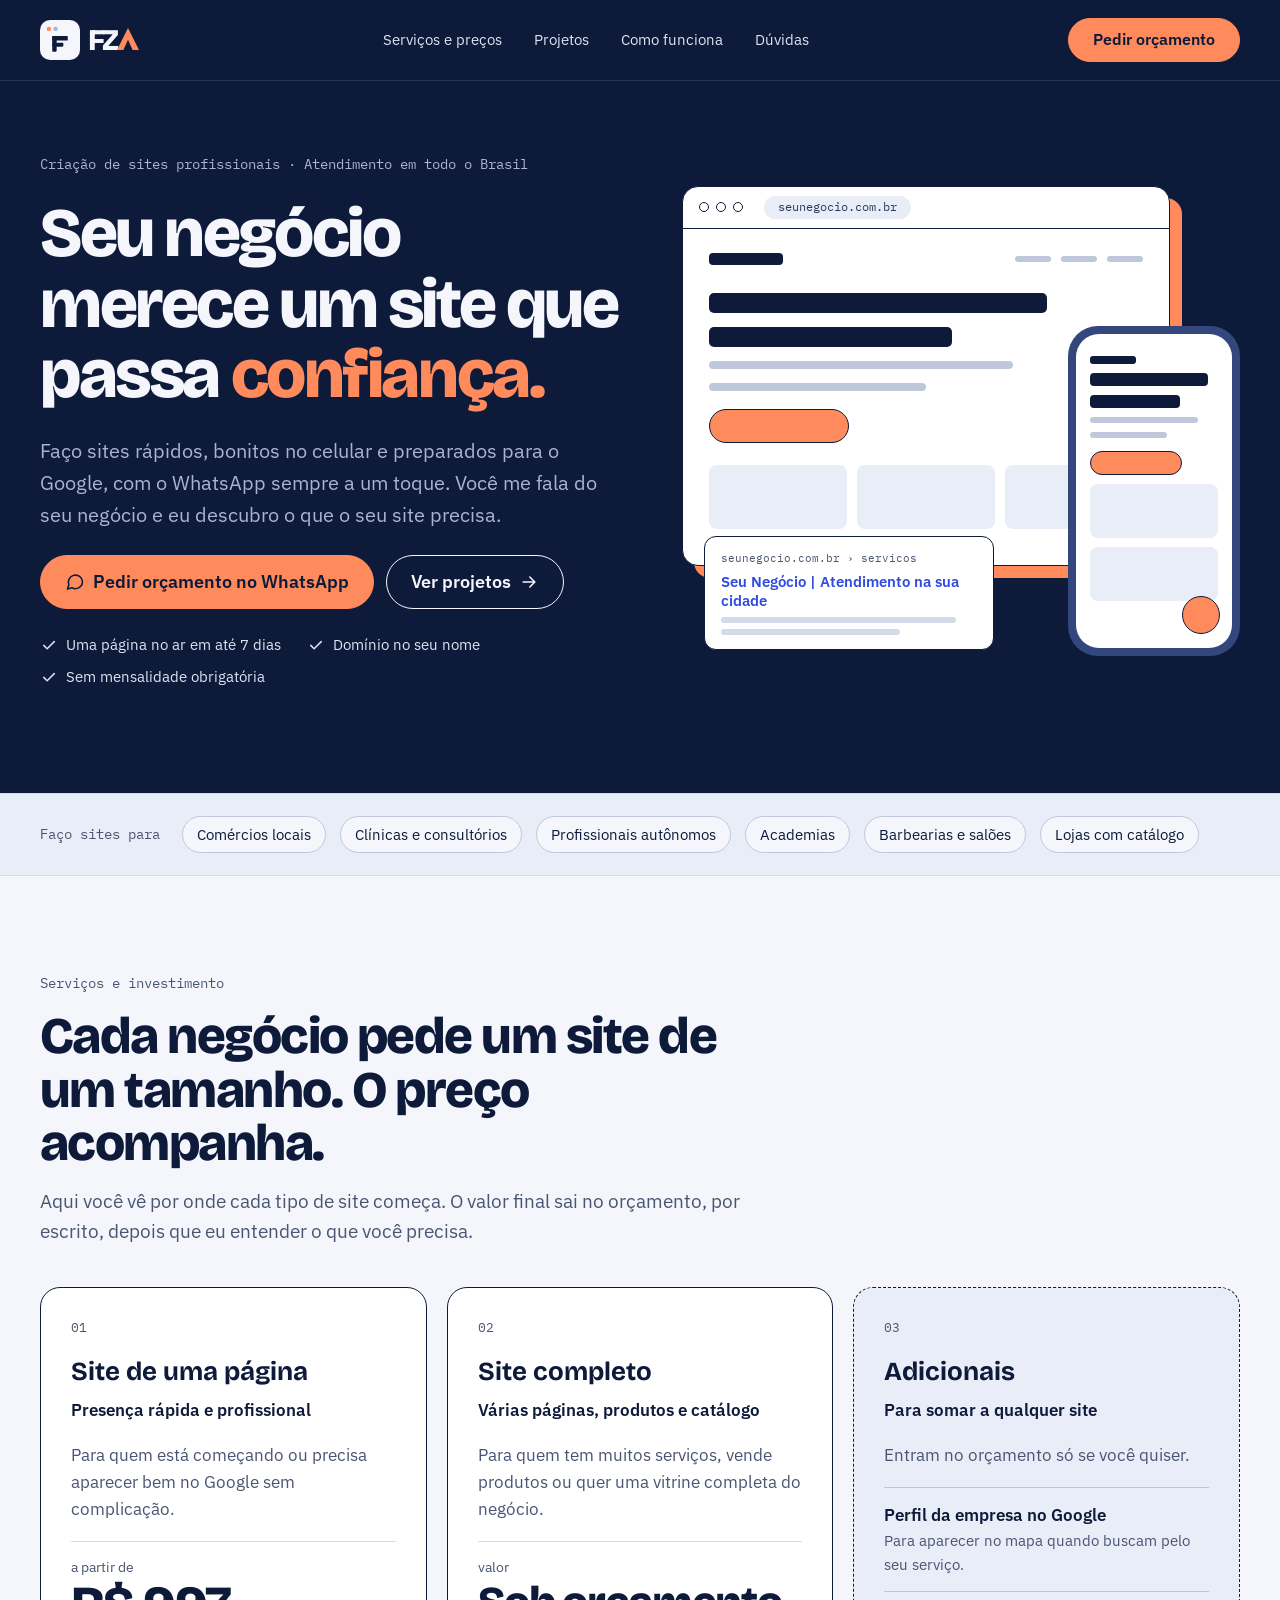
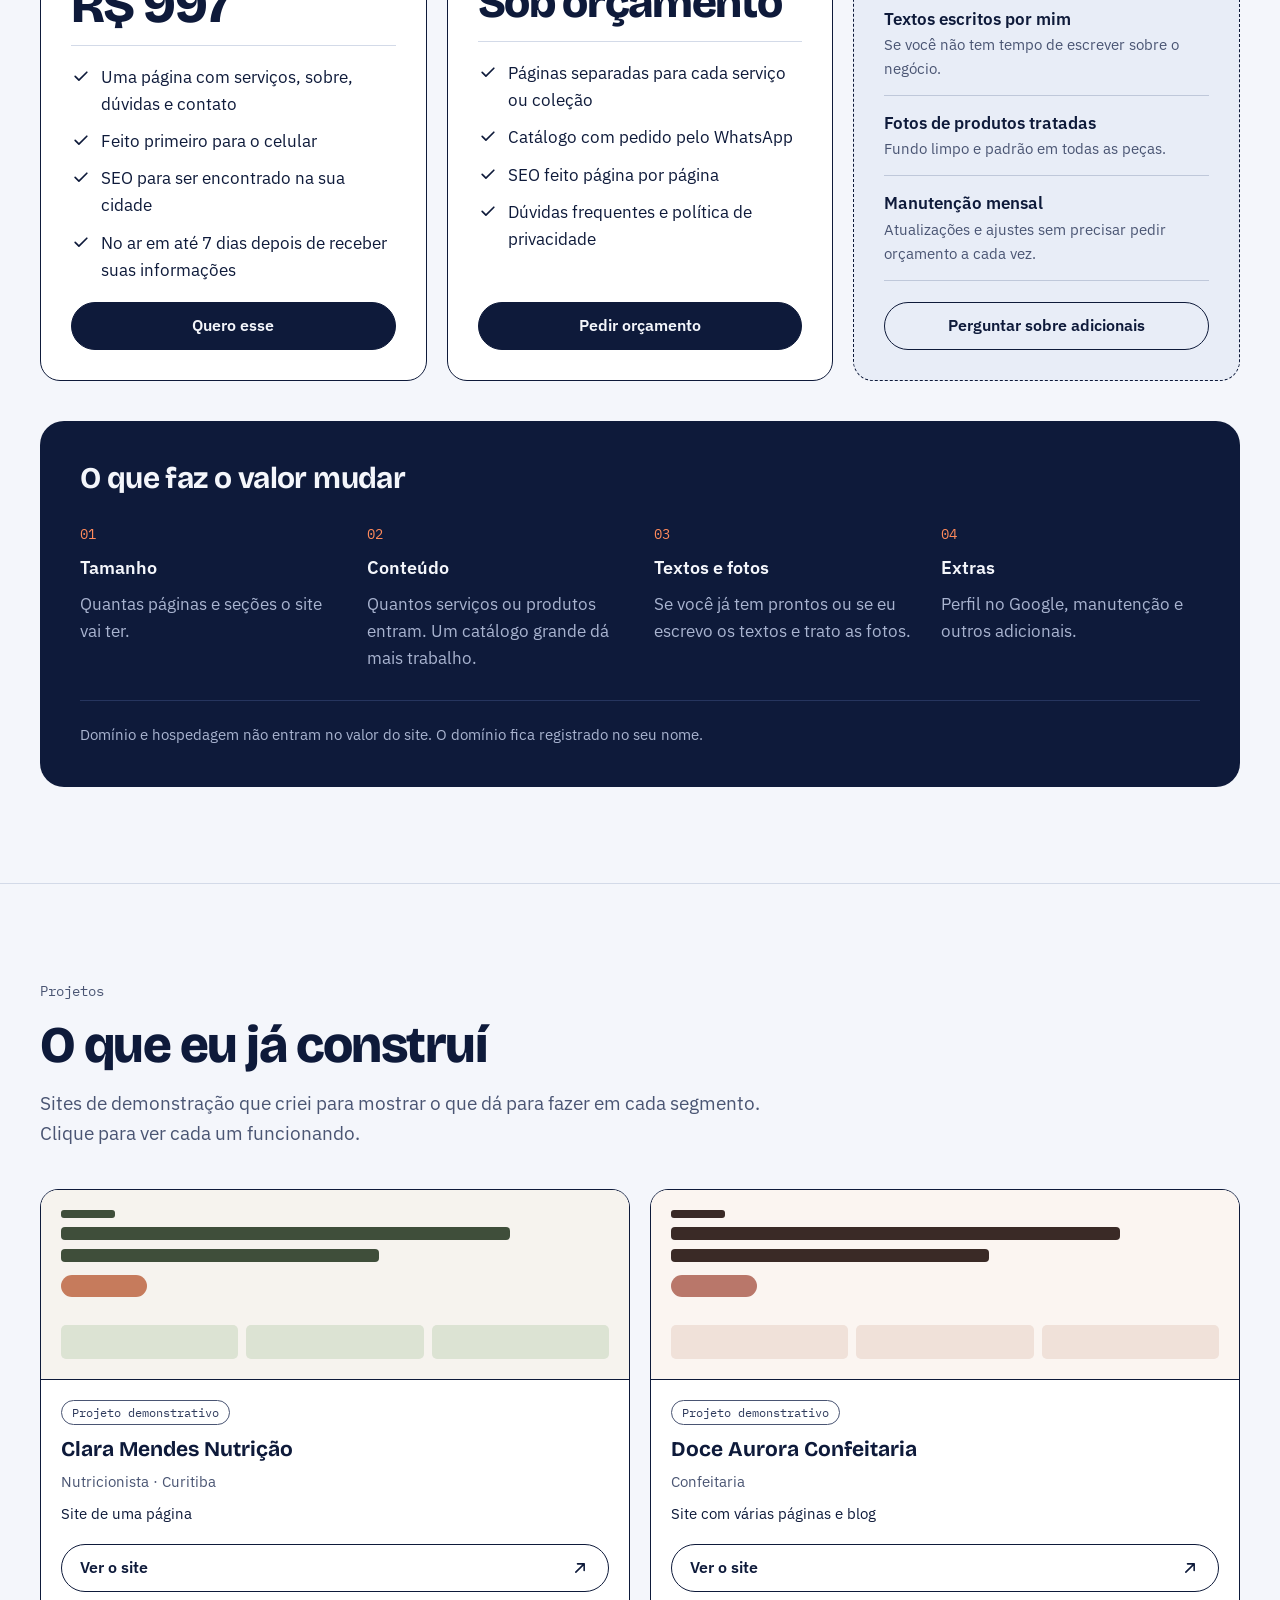
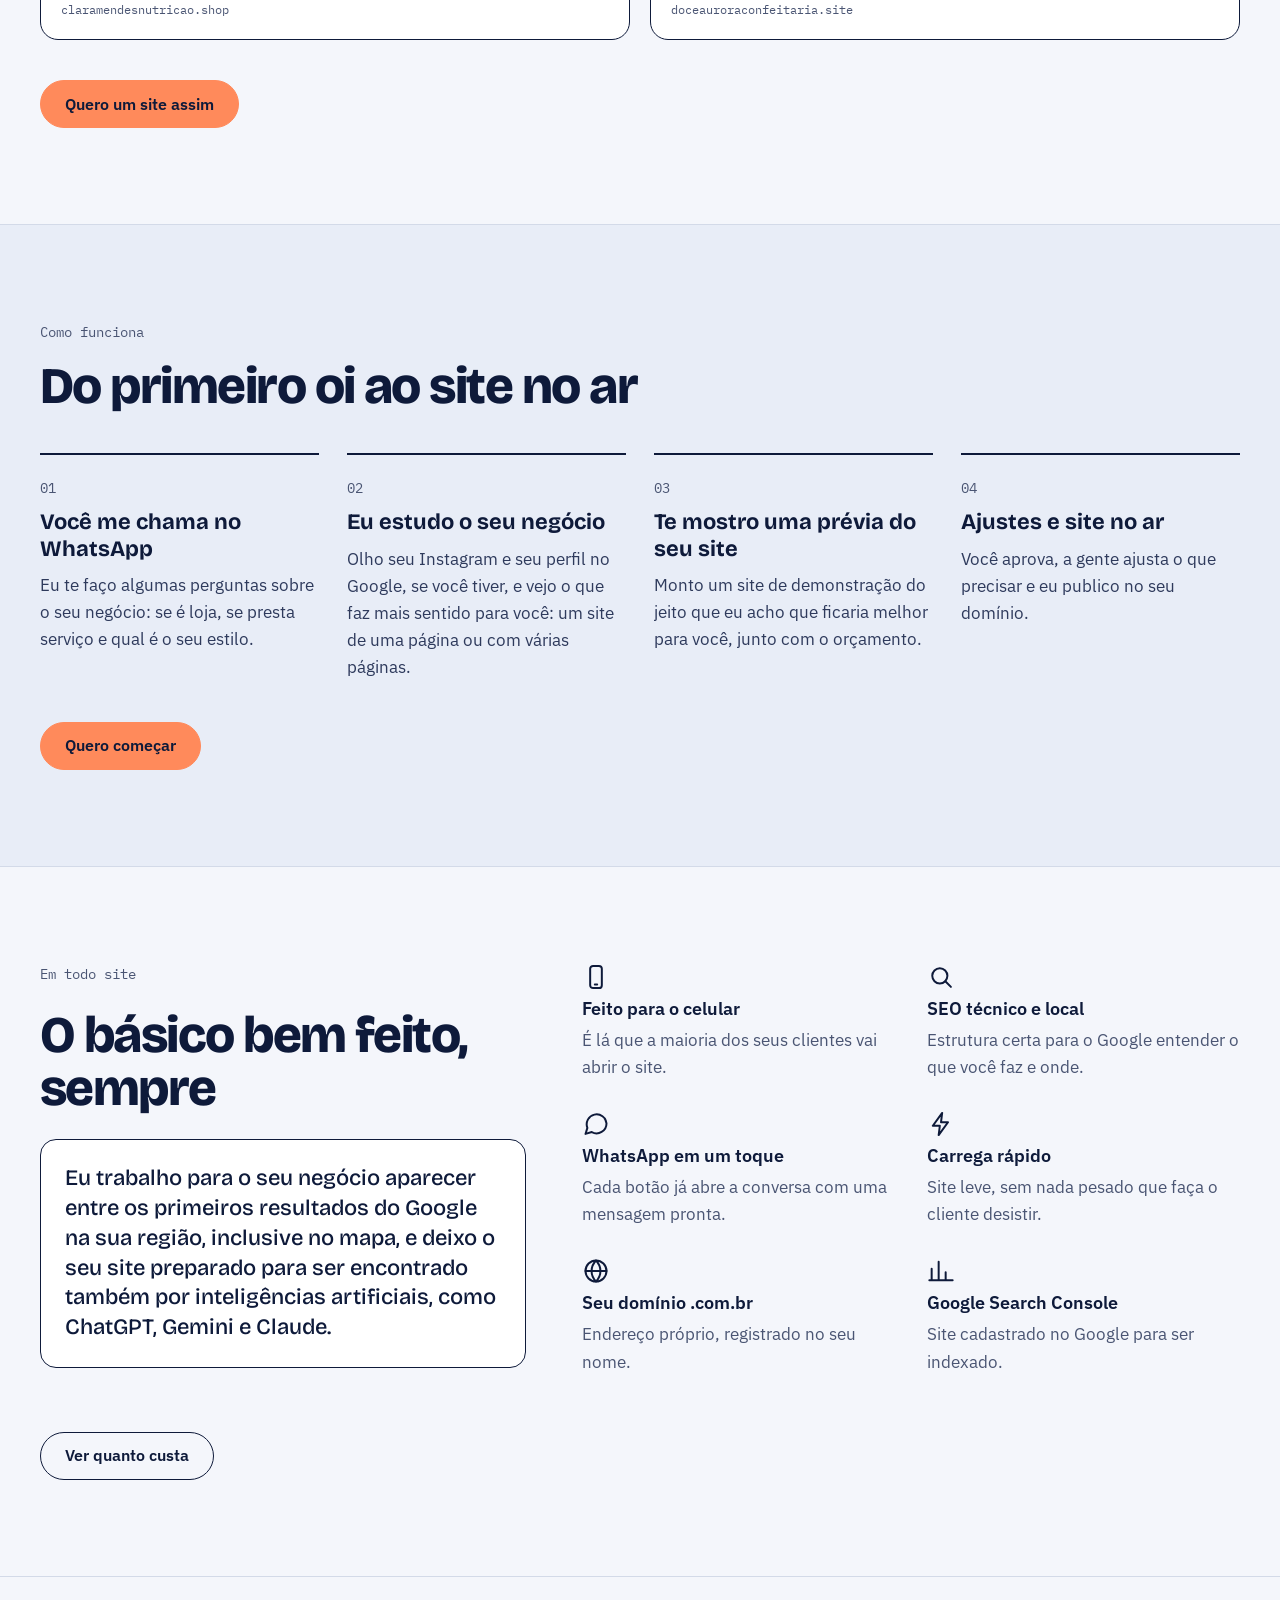
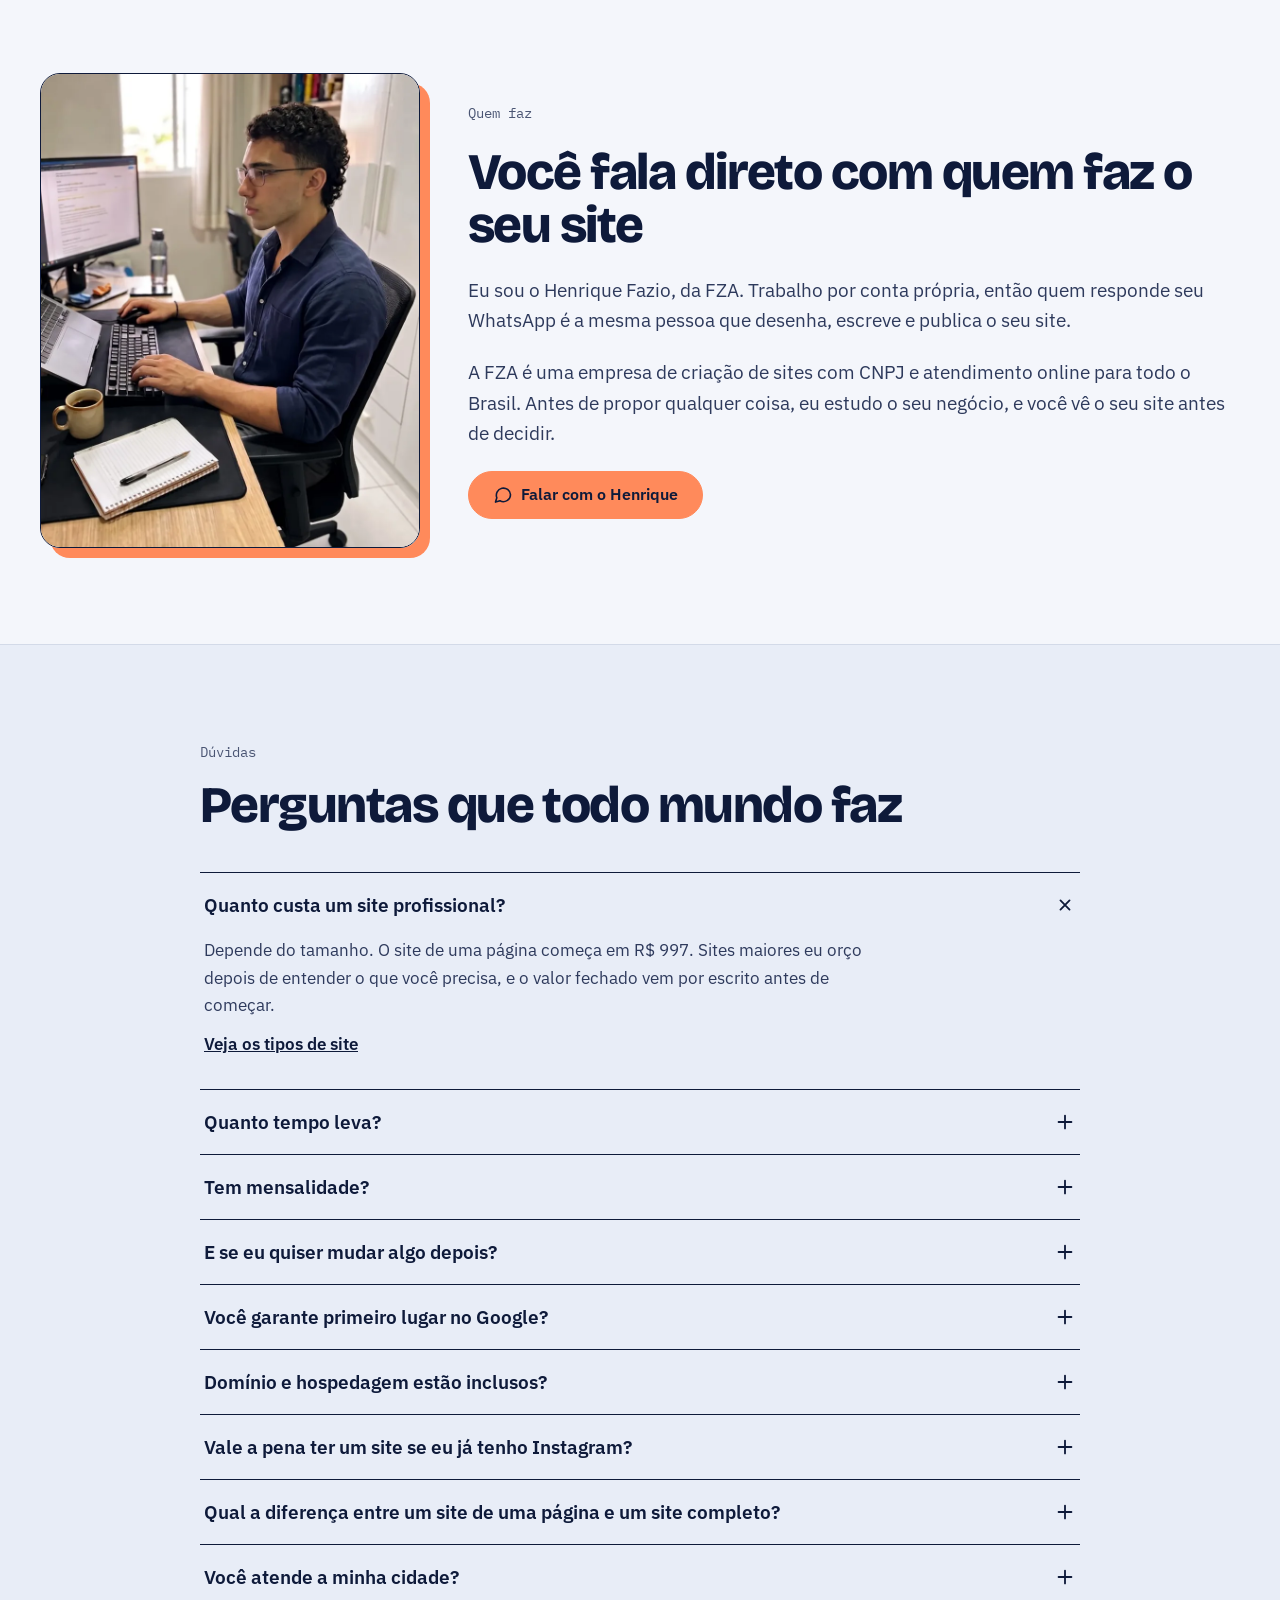
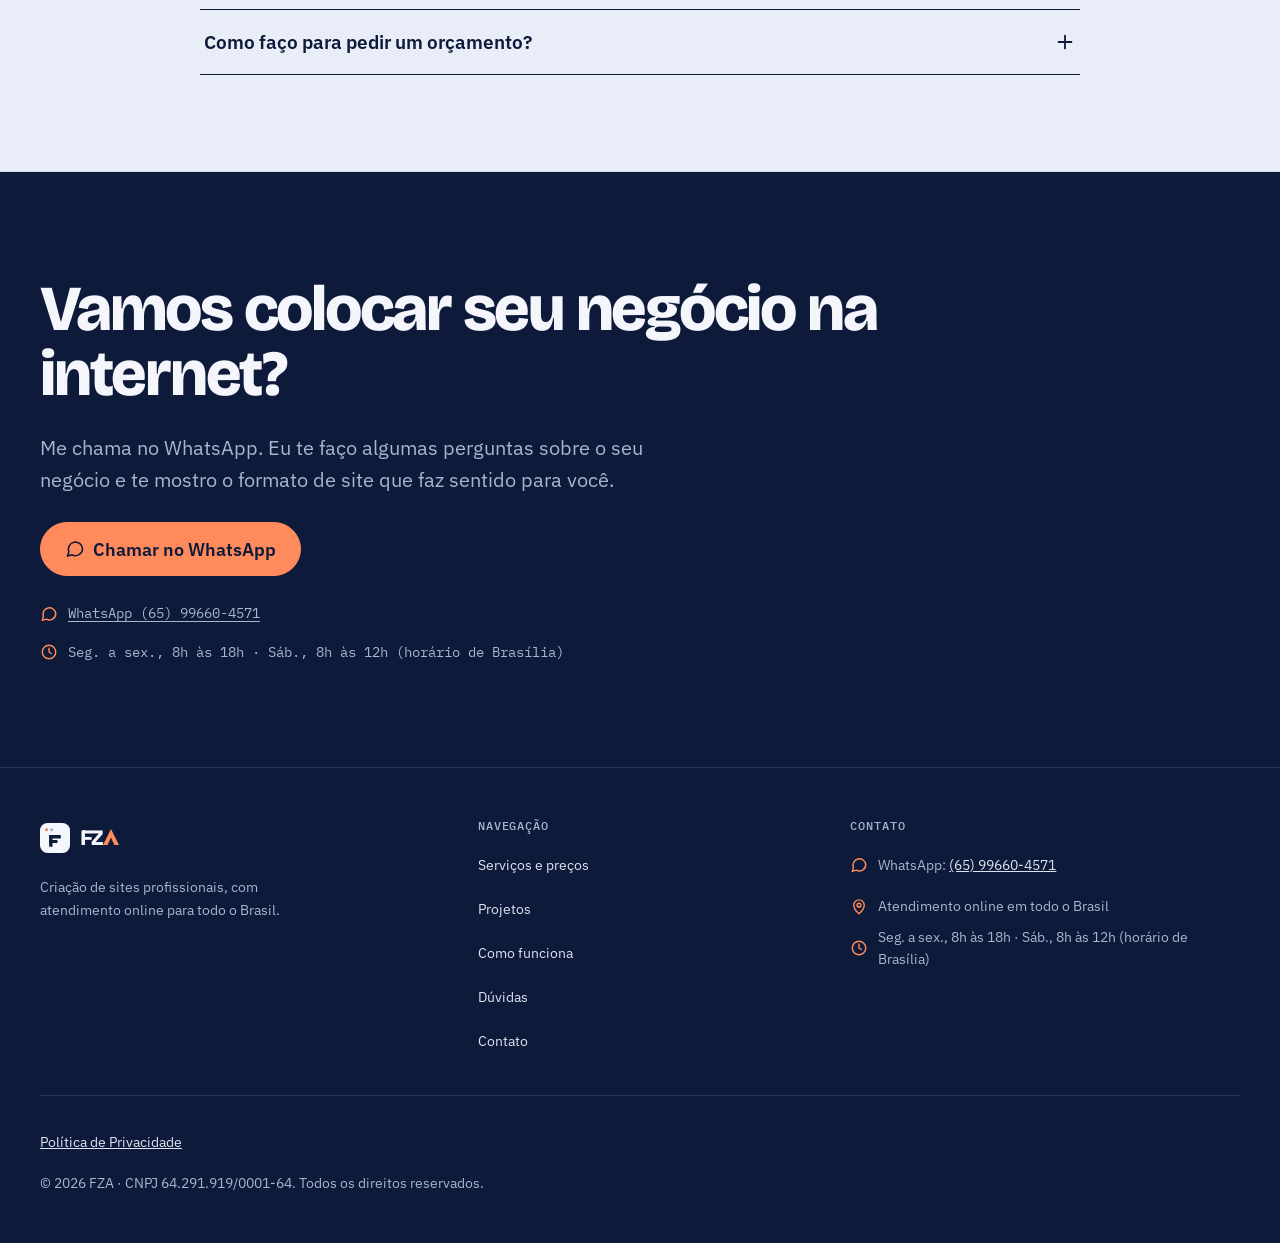
<file: index.html>
<!doctype html>
<html lang="pt-BR">
<head>
<meta charset="utf-8">
<meta name="viewport" content="width=device-width, initial-scale=1">
<title>Criação de Sites Profissionais | FZA</title>
<meta name="description" content="Criação de sites profissionais para empresas de todo o Brasil. Site de uma página a partir de R$ 997, no ar em até 7 dias. Peça seu orçamento no WhatsApp.">
<link rel="canonical" href="https://fzasites.com.br/">
<meta name="theme-color" content="#0E1A3A">
<link rel="icon" href="/assets/img/favicon.svg" type="image/svg+xml">
<link rel="icon" href="/assets/img/favicon.png" type="image/png" sizes="48x48">
<link rel="apple-touch-icon" href="/assets/img/apple-touch-icon.png">

<meta property="og:type" content="website">
<meta property="og:title" content="Criação de Sites Profissionais | FZA">
<meta property="og:description" content="Criação de sites profissionais para empresas de todo o Brasil. Site de uma página a partir de R$ 997, no ar em até 7 dias. Peça seu orçamento no WhatsApp.">
<meta property="og:url" content="https://fzasites.com.br/">
<meta property="og:locale" content="pt_BR">
<meta property="og:site_name" content="FZA">
<meta property="og:image" content="https://fzasites.com.br/assets/img/og-image.jpg">
<meta property="og:image:width" content="1200">
<meta property="og:image:height" content="630">
<meta property="og:image:alt" content="FZA — presença que vira cliente">
<meta name="twitter:card" content="summary_large_image">

<link rel="preload" href="/assets/fonts/bricolage-grotesque-latin.woff2" as="font" type="font/woff2" crossorigin>
<link rel="stylesheet" href="/assets/css/style.css?v=2026103001">
<script src="/assets/js/main.js?v=2026103001" defer></script>

<script type="application/ld+json">
{
  "@context": "https://schema.org",
  "@graph": [
    {
      "@type": "ProfessionalService",
      "@id": "https://fzasites.com.br/#empresa",
      "name": "FZA",
      "url": "https://fzasites.com.br/",
      "logo": "https://fzasites.com.br/assets/img/logo.png",
      "image": "https://fzasites.com.br/assets/img/og-image.jpg",
      "telephone": "+55 65 99660-4571",
      "priceRange": "A partir de R$ 997",
      "areaServed": { "@type": "Country", "name": "Brasil" },
      "founder": { "@type": "Person", "name": "Henrique Fazio" },
      "taxID": "64.291.919/0001-64",
      "description": "Criação de sites profissionais para empresas de todo o Brasil. Site de uma página a partir de R$ 997, no ar em até 7 dias. Peça seu orçamento no WhatsApp.",
      "openingHoursSpecification": [
        { "@type": "OpeningHoursSpecification", "dayOfWeek": ["Monday", "Tuesday", "Wednesday", "Thursday", "Friday"], "opens": "08:00", "closes": "18:00" },
        { "@type": "OpeningHoursSpecification", "dayOfWeek": "Saturday", "opens": "08:00", "closes": "12:00" }
      ]
    },
    {
      "@type": "FAQPage",
      "@id": "https://fzasites.com.br/#duvidas",
      "mainEntity": [
        { "@type": "Question", "name": "Quanto custa um site profissional?", "acceptedAnswer": { "@type": "Answer", "text": "Depende do tamanho. O site de uma página começa em R$ 997. Sites maiores eu orço depois de entender o que você precisa, e o valor fechado vem por escrito antes de começar." } },
        { "@type": "Question", "name": "Quanto tempo leva?", "acceptedAnswer": { "@type": "Answer", "text": "O site de uma página fica pronto em até 7 dias depois que recebo suas informações. Sites maiores têm o prazo combinado no orçamento." } },
        { "@type": "Question", "name": "Tem mensalidade?", "acceptedAnswer": { "@type": "Answer", "text": "Não é obrigatória. Se quiser, tenho um plano de manutenção mensal para atualizações e ajustes." } },
        { "@type": "Question", "name": "E se eu quiser mudar algo depois?", "acceptedAnswer": { "@type": "Answer", "text": "Alterações depois da entrega são cobradas à parte, ou já entram no plano de manutenção, se você tiver." } },
        { "@type": "Question", "name": "Você garante primeiro lugar no Google?", "acceptedAnswer": { "@type": "Answer", "text": "Não, e desconfie de quem garante. Eu entrego o site com SEO técnico e local bem feito, que é a parte que dá para controlar." } },
        { "@type": "Question", "name": "Domínio e hospedagem estão inclusos?", "acceptedAnswer": { "@type": "Answer", "text": "Não entram no valor do site. O domínio é registrado no seu nome e eu te ajudo em todo o processo." } },
        { "@type": "Question", "name": "Vale a pena ter um site se eu já tenho Instagram?", "acceptedAnswer": { "@type": "Answer", "text": "Vale. O Instagram mostra o seu dia a dia, mas quem pesquisa no Google encontra principalmente sites. Um site profissional também passa mais confiança e fica sob o seu controle, sem depender do alcance da rede social." } },
        { "@type": "Question", "name": "Qual a diferença entre um site de uma página e um site completo?", "acceptedAnswer": { "@type": "Answer", "text": "O site de uma página reúne tudo numa página só: serviços, sobre, dúvidas e contato. O site completo tem páginas separadas para cada serviço ou coleção e pode ter catálogo de produtos. Na análise do seu negócio, eu te digo qual faz mais sentido." } },
        { "@type": "Question", "name": "Você atende a minha cidade?", "acceptedAnswer": { "@type": "Answer", "text": "Sim. O atendimento é todo online, então faço sites para negócios de qualquer cidade do Brasil." } },
        { "@type": "Question", "name": "Como faço para pedir um orçamento?", "acceptedAnswer": { "@type": "Answer", "text": "Clique em qualquer botão de WhatsApp desta página. Eu te faço algumas perguntas sobre o seu negócio e te mando o orçamento junto com a prévia do seu site." } }
      ]
    }
  ]
}
</script>
</head>
<body>

<header class="cabecalho">
  <div class="container cabecalho-inner">
    <a class="logo" href="#inicio" aria-label="FZA, voltar ao início">
      <svg class="logo-simbolo" width="40" height="40" viewBox="0 0 72 72" aria-hidden="true"><rect width="72" height="72" rx="18" fill="#F4F6FB"/><circle cx="16" cy="16" r="4" fill="#FF8A5B"/><circle cx="28" cy="16" r="4" fill="#A9B4D0"/><rect x="22" y="29" width="8" height="28" rx="1.5" fill="#0E1A3A"/><rect x="22" y="29" width="28" height="8" rx="1.5" fill="#0E1A3A"/><rect x="22" y="41" width="20" height="7" rx="1.5" fill="#0E1A3A"/></svg>
      <span class="logo-texto" aria-hidden="true"><span class="logo-fz">FZ</span><svg class="logo-a" width="22" height="22" viewBox="0 0 52 52"><path d="M26 0 L52 52 L37 52 L26 28 L15 52 L0 52 Z" fill="#FF8A5B"/></svg></span>
    </a>

    <nav class="menu-desktop" aria-label="Menu principal">
      <a href="#servicos">Serviços e preços</a>
      <a href="#projetos">Projetos</a>
      <a href="#como-funciona">Como funciona</a>
      <a href="#duvidas">Dúvidas</a>
      <a class="btn btn-primario btn-pequeno" href="https://wa.me/5565996604571?text=Ol%C3%A1%2C%20Henrique!%20Vim%20pelo%20site%20da%20FZA%20e%20quero%20um%20or%C3%A7amento." target="_blank" rel="noopener">Pedir orçamento</a>
    </nav>

    <details class="menu-mobile">
      <summary aria-label="Abrir menu">
        <svg class="icone-abrir" viewBox="0 0 24 24" aria-hidden="true" fill="none" stroke="currentColor" stroke-width="2" stroke-linecap="round"><path d="M4 7h16M4 12h16M4 17h16"/></svg>
        <svg class="icone-fechar" viewBox="0 0 24 24" aria-hidden="true" fill="none" stroke="currentColor" stroke-width="2" stroke-linecap="round"><path d="M6 6l12 12M18 6L6 18"/></svg>
      </summary>
      <nav class="menu-mobile-painel" aria-label="Menu principal (celular)">
        <a href="#servicos">Serviços e preços</a>
        <a href="#projetos">Projetos</a>
        <a href="#como-funciona">Como funciona</a>
        <a href="#duvidas">Dúvidas</a>
        <a class="btn btn-primario" href="https://wa.me/5565996604571?text=Ol%C3%A1%2C%20Henrique!%20Vim%20pelo%20site%20da%20FZA%20e%20quero%20um%20or%C3%A7amento." target="_blank" rel="noopener">Pedir orçamento</a>
      </nav>
    </details>
  </div>
</header>

<main>

  <!-- Topo -->
  <section id="inicio" class="hero">
    <div class="container hero-inner">
      <div class="hero-texto">
        <h1>Criação de sites profissionais · Atendimento em todo o Brasil</h1>
        <p class="hero-destaque">Seu negócio merece um site que passa <span>confiança.</span></p>
        <p class="hero-sub">Faço sites rápidos, bonitos no celular e preparados para o Google, com o WhatsApp sempre a um toque. Você me fala do seu negócio e eu descubro o que o seu site precisa.</p>
        <div class="hero-botoes">
          <a class="btn btn-primario btn-grande" href="https://wa.me/5565996604571?text=Ol%C3%A1%2C%20Henrique!%20Vim%20pelo%20site%20da%20FZA%20e%20quero%20um%20or%C3%A7amento." target="_blank" rel="noopener">
            <svg viewBox="0 0 24 24" aria-hidden="true" fill="none" stroke="currentColor" stroke-width="1.9" stroke-linecap="round" stroke-linejoin="round"><path d="M21 11.5a8.5 8.5 0 0 1-12.6 7.4L3 20.5l1.6-5.2A8.5 8.5 0 1 1 21 11.5z"/></svg>
            Pedir orçamento no WhatsApp
          </a>
          <a class="btn btn-contorno-claro btn-grande" href="#projetos">
            Ver projetos
            <svg viewBox="0 0 24 24" aria-hidden="true" fill="none" stroke="currentColor" stroke-width="1.9" stroke-linecap="round" stroke-linejoin="round"><path d="M5 12h14M13 6l6 6-6 6"/></svg>
          </a>
        </div>
        <ul class="hero-confianca">
          <li><svg viewBox="0 0 24 24" aria-hidden="true" fill="none" stroke="currentColor" stroke-width="2" stroke-linecap="round" stroke-linejoin="round"><path d="M5 12.5l4.5 4.5L19 7.5"/></svg>Uma página no ar em até 7 dias</li>
          <li><svg viewBox="0 0 24 24" aria-hidden="true" fill="none" stroke="currentColor" stroke-width="2" stroke-linecap="round" stroke-linejoin="round"><path d="M5 12.5l4.5 4.5L19 7.5"/></svg>Domínio no seu nome</li>
          <li><svg viewBox="0 0 24 24" aria-hidden="true" fill="none" stroke="currentColor" stroke-width="2" stroke-linecap="round" stroke-linejoin="round"><path d="M5 12.5l4.5 4.5L19 7.5"/></svg>Sem mensalidade obrigatória</li>
        </ul>
      </div>

      <div class="hero-ilustracao" aria-hidden="true">
        <div class="mock-navegador">
          <div class="mock-barra"><span class="mock-bolinha"></span><span class="mock-bolinha"></span><span class="mock-bolinha"></span><span class="mock-url">seunegocio.com.br</span></div>
          <div class="mock-tela">
            <div class="mock-topo"><span class="mock-logo"></span><span class="mock-menu"><span></span><span></span><span></span></span></div>
            <span class="mock-titulo"></span>
            <span class="mock-titulo mock-titulo--curto"></span>
            <span class="mock-texto"></span>
            <span class="mock-texto mock-texto--curto"></span>
            <span class="mock-botao"></span>
            <span class="mock-blocos"><span></span><span></span><span></span></span>
          </div>
        </div>
        <div class="mock-celular">
          <div class="mock-celular-tela">
            <span class="mc-logo"></span>
            <span class="mc-titulo"></span>
            <span class="mc-titulo mc-titulo--curto"></span>
            <span class="mc-texto"></span>
            <span class="mc-texto mc-texto--curto"></span>
            <span class="mc-botao"></span>
            <span class="mc-bloco"></span>
            <span class="mc-bloco"></span>
            <span class="mc-fab"></span>
          </div>
        </div>
        <div class="mock-google">
          <span class="mg-url">seunegocio.com.br › servicos</span>
          <span class="mg-titulo">Seu Negócio | Atendimento na sua cidade</span>
          <span class="mg-linha"></span>
          <span class="mg-linha mg-linha--curta"></span>
        </div>
      </div>
    </div>
  </section>

  <!-- Segmentos -->
  <section id="segmentos" class="segmentos secao-clara" aria-labelledby="segmentos-rotulo">
    <div class="container segmentos-inner">
      <p id="segmentos-rotulo" class="rotulo">Faço sites para</p>
      <ul class="segmentos-lista">
        <li>Comércios locais</li>
        <li>Clínicas e consultórios</li>
        <li>Profissionais autônomos</li>
        <li>Academias</li>
        <li>Barbearias e salões</li>
        <li>Lojas com catálogo</li>
      </ul>
    </div>
  </section>

  <!-- Serviços -->
  <section id="servicos" class="secao secao-clara" aria-labelledby="servicos-titulo">
    <div class="container">
      <div class="secao-cabecalho">
        <p class="rotulo">Serviços e investimento</p>
        <h2 id="servicos-titulo">Cada negócio pede um site de um tamanho. O preço acompanha.</h2>
        <p class="secao-intro">Aqui você vê por onde cada tipo de site começa. O valor final sai no orçamento, por escrito, depois que eu entender o que você precisa.</p>
      </div>

      <p class="servicos-dica">Deslize para ver os 3 tipos →</p>
      <div class="servicos-grid" tabindex="0" role="region" aria-label="Tipos de site e preços">
        <article id="site-de-uma-pagina" class="card-servico">
          <p class="card-numero">01</p>
          <h3>Site de uma página</h3>
          <p class="card-subtitulo">Presença rápida e profissional</p>
          <p class="card-descricao">Para quem está começando ou precisa aparecer bem no Google sem complicação.</p>
          <p class="card-preco"><span class="card-preco-rotulo">a partir de</span> <span class="card-preco-valor">R$ 997</span></p>
          <ul class="lista-check">
            <li><svg viewBox="0 0 24 24" aria-hidden="true" fill="none" stroke="currentColor" stroke-width="2" stroke-linecap="round" stroke-linejoin="round"><path d="M5 12.5l4.5 4.5L19 7.5"/></svg>Uma página com serviços, sobre, dúvidas e contato</li>
            <li><svg viewBox="0 0 24 24" aria-hidden="true" fill="none" stroke="currentColor" stroke-width="2" stroke-linecap="round" stroke-linejoin="round"><path d="M5 12.5l4.5 4.5L19 7.5"/></svg>Feito primeiro para o celular</li>
            <li><svg viewBox="0 0 24 24" aria-hidden="true" fill="none" stroke="currentColor" stroke-width="2" stroke-linecap="round" stroke-linejoin="round"><path d="M5 12.5l4.5 4.5L19 7.5"/></svg>SEO para ser encontrado na sua cidade</li>
            <li><svg viewBox="0 0 24 24" aria-hidden="true" fill="none" stroke="currentColor" stroke-width="2" stroke-linecap="round" stroke-linejoin="round"><path d="M5 12.5l4.5 4.5L19 7.5"/></svg>No ar em até 7 dias depois de receber suas informações</li>
          </ul>
          <a class="btn btn-escuro" href="https://wa.me/5565996604571?text=Ol%C3%A1%2C%20Henrique!%20Tenho%20interesse%20no%20site%20de%20uma%20p%C3%A1gina.%20Pode%20me%20passar%20um%20or%C3%A7amento%3F" target="_blank" rel="noopener" aria-label="Quero esse: site de uma página">Quero esse</a>
        </article>

        <article id="site-completo" class="card-servico">
          <p class="card-numero">02</p>
          <h3>Site completo</h3>
          <p class="card-subtitulo">Várias páginas, produtos e catálogo</p>
          <p class="card-descricao">Para quem tem muitos serviços, vende produtos ou quer uma vitrine completa do negócio.</p>
          <p class="card-preco"><span class="card-preco-rotulo">valor</span> <span class="card-preco-valor card-preco-valor--texto">Sob orçamento</span></p>
          <ul class="lista-check">
            <li><svg viewBox="0 0 24 24" aria-hidden="true" fill="none" stroke="currentColor" stroke-width="2" stroke-linecap="round" stroke-linejoin="round"><path d="M5 12.5l4.5 4.5L19 7.5"/></svg>Páginas separadas para cada serviço ou coleção</li>
            <li><svg viewBox="0 0 24 24" aria-hidden="true" fill="none" stroke="currentColor" stroke-width="2" stroke-linecap="round" stroke-linejoin="round"><path d="M5 12.5l4.5 4.5L19 7.5"/></svg>Catálogo com pedido pelo WhatsApp</li>
            <li><svg viewBox="0 0 24 24" aria-hidden="true" fill="none" stroke="currentColor" stroke-width="2" stroke-linecap="round" stroke-linejoin="round"><path d="M5 12.5l4.5 4.5L19 7.5"/></svg>SEO feito página por página</li>
            <li><svg viewBox="0 0 24 24" aria-hidden="true" fill="none" stroke="currentColor" stroke-width="2" stroke-linecap="round" stroke-linejoin="round"><path d="M5 12.5l4.5 4.5L19 7.5"/></svg>Dúvidas frequentes e política de privacidade</li>
          </ul>
          <a class="btn btn-escuro" href="https://wa.me/5565996604571?text=Ol%C3%A1%2C%20Henrique!%20Tenho%20interesse%20no%20site%20completo.%20Pode%20me%20passar%20um%20or%C3%A7amento%3F" target="_blank" rel="noopener" aria-label="Pedir orçamento do site completo">Pedir orçamento</a>
        </article>

        <article id="adicionais" class="card-servico card-servico--adicionais">
          <p class="card-numero">03</p>
          <h3>Adicionais</h3>
          <p class="card-subtitulo">Para somar a qualquer site</p>
          <p class="card-descricao">Entram no orçamento só se você quiser.</p>
          <ul class="lista-adicionais">
            <li><strong>Perfil da empresa no Google</strong><span>Para aparecer no mapa quando buscam pelo seu serviço.</span></li>
            <li><strong>Textos escritos por mim</strong><span>Se você não tem tempo de escrever sobre o negócio.</span></li>
            <li><strong>Fotos de produtos tratadas</strong><span>Fundo limpo e padrão em todas as peças.</span></li>
            <li><strong>Manutenção mensal</strong><span>Atualizações e ajustes sem precisar pedir orçamento a cada vez.</span></li>
          </ul>
          <a class="btn btn-contorno" href="https://wa.me/5565996604571?text=Ol%C3%A1%2C%20Henrique!%20Quero%20saber%20mais%20sobre%20os%20adicionais%20do%20site." target="_blank" rel="noopener">Perguntar sobre adicionais</a>
        </article>
      </div>

      <div class="painel-valor">
        <h3>O que faz o valor mudar</h3>
        <ol class="painel-valor-grid">
          <li><span class="painel-numero">01</span><strong>Tamanho</strong><p>Quantas páginas e seções o site vai ter.</p></li>
          <li><span class="painel-numero">02</span><strong>Conteúdo</strong><p>Quantos serviços ou produtos entram. Um catálogo grande dá mais trabalho.</p></li>
          <li><span class="painel-numero">03</span><strong>Textos e fotos</strong><p>Se você já tem prontos ou se eu escrevo os textos e trato as fotos.</p></li>
          <li><span class="painel-numero">04</span><strong>Extras</strong><p>Perfil no Google, manutenção e outros adicionais.</p></li>
        </ol>
        <p class="painel-nota">Domínio e hospedagem não entram no valor do site. O domínio fica registrado no seu nome.</p>
      </div>
    </div>
  </section>

  <!-- Projetos -->
  <section id="projetos" class="secao secao--borda secao-clara" aria-labelledby="projetos-titulo">
    <div class="container">
      <div class="secao-cabecalho">
        <p class="rotulo">Projetos</p>
        <h2 id="projetos-titulo">O que eu já construí</h2>
        <p class="secao-intro">Sites de demonstração que criei para mostrar o que dá para fazer em cada segmento. Clique para ver cada um funcionando.</p>
      </div>

      <div class="projetos-grid">
        <article class="card-projeto">
          <div class="projeto-thumb projeto-thumb--clara" aria-hidden="true">
            <span class="thumb-logo"></span>
            <span class="thumb-titulo"></span>
            <span class="thumb-titulo thumb-titulo--curto"></span>
            <span class="thumb-botao"></span>
            <span class="thumb-blocos"><span></span><span></span><span></span></span>
          </div>
          <div class="card-projeto-corpo">
            <p class="selo">Projeto demonstrativo</p>
            <h3>Clara Mendes Nutrição</h3>
            <p class="projeto-segmento">Nutricionista · Curitiba</p>
            <p class="projeto-tipo">Site de uma página</p>
            <a class="btn btn-contorno projeto-link" href="https://claramendesnutricao.shop" target="_blank" rel="noopener" aria-label="Ver o site Clara Mendes Nutrição (abre em nova aba)">
              Ver o site
              <svg viewBox="0 0 24 24" aria-hidden="true" fill="none" stroke="currentColor" stroke-width="1.9" stroke-linecap="round" stroke-linejoin="round"><path d="M7 17L17 7M9 7h8v8"/></svg>
            </a>
            <p class="projeto-url">claramendesnutricao.shop</p>
          </div>
        </article>

        <article class="card-projeto">
          <div class="projeto-thumb projeto-thumb--aurora" aria-hidden="true">
            <span class="thumb-logo"></span>
            <span class="thumb-titulo"></span>
            <span class="thumb-titulo thumb-titulo--curto"></span>
            <span class="thumb-botao"></span>
            <span class="thumb-blocos"><span></span><span></span><span></span></span>
          </div>
          <div class="card-projeto-corpo">
            <p class="selo">Projeto demonstrativo</p>
            <h3>Doce Aurora Confeitaria</h3>
            <p class="projeto-segmento">Confeitaria</p>
            <p class="projeto-tipo">Site com várias páginas e blog</p>
            <a class="btn btn-contorno projeto-link" href="https://doceauroraconfeitaria.site" target="_blank" rel="noopener" aria-label="Ver o site Doce Aurora Confeitaria (abre em nova aba)">
              Ver o site
              <svg viewBox="0 0 24 24" aria-hidden="true" fill="none" stroke="currentColor" stroke-width="1.9" stroke-linecap="round" stroke-linejoin="round"><path d="M7 17L17 7M9 7h8v8"/></svg>
            </a>
            <p class="projeto-url">doceauroraconfeitaria.site</p>
          </div>
        </article>
      </div>

      <div class="secao-cta">
        <a class="btn btn-primario" href="https://wa.me/5565996604571?text=Ol%C3%A1%2C%20Henrique!%20Vi%20os%20projetos%20no%20site%20da%20FZA%20e%20quero%20um%20site%20assim." target="_blank" rel="noopener">Quero um site assim</a>
      </div>
    </div>
  </section>

  <!-- Como funciona -->
  <section id="como-funciona" class="secao secao--faixa secao-clara" aria-labelledby="como-funciona-titulo">
    <div class="container">
      <div class="secao-cabecalho">
        <p class="rotulo">Como funciona</p>
        <h2 id="como-funciona-titulo">Do primeiro oi ao site no ar</h2>
      </div>
      <ol class="passos">
        <li class="passo"><span class="passo-numero">01</span><h3>Você me chama no WhatsApp</h3><p>Eu te faço algumas perguntas sobre o seu negócio: se é loja, se presta serviço e qual é o seu estilo.</p></li>
        <li class="passo"><span class="passo-numero">02</span><h3>Eu estudo o seu negócio</h3><p>Olho seu Instagram e seu perfil no Google, se você tiver, e vejo o que faz mais sentido para você: um site de uma página ou com várias páginas.</p></li>
        <li class="passo"><span class="passo-numero">03</span><h3>Te mostro uma prévia do seu site</h3><p>Monto um site de demonstração do jeito que eu acho que ficaria melhor para você, junto com o orçamento.</p></li>
        <li class="passo"><span class="passo-numero">04</span><h3>Ajustes e site no ar</h3><p>Você aprova, a gente ajusta o que precisar e eu publico no seu domínio.</p></li>
      </ol>
      <div class="secao-cta">
        <a class="btn btn-primario" href="https://wa.me/5565996604571?text=Ol%C3%A1%2C%20Henrique!%20Vi%20como%20funciona%20e%20quero%20te%20contar%20sobre%20o%20meu%20neg%C3%B3cio." target="_blank" rel="noopener">Quero começar</a>
      </div>
    </div>
  </section>

  <!-- Em todo site -->
  <section id="diferenciais" class="secao secao-clara" aria-labelledby="diferenciais-titulo">
    <div class="container diferenciais-inner">
      <div class="diferenciais-texto">
        <p class="rotulo">Em todo site</p>
        <h2 id="diferenciais-titulo">O básico bem feito, sempre</h2>
        <p class="quadro-destaque">Eu trabalho para o seu negócio aparecer entre os primeiros resultados do Google na sua região, inclusive no mapa, e deixo o seu site preparado para ser encontrado também por inteligências artificiais, como ChatGPT, Gemini e Claude.</p>
      </div>
      <ul class="lista-diferenciais">
        <li>
          <svg viewBox="0 0 24 24" aria-hidden="true" fill="none" stroke="currentColor" stroke-width="1.7" stroke-linecap="round" stroke-linejoin="round"><rect x="7" y="2.5" width="10" height="19" rx="2.5"/><path d="M11 18.5h2"/></svg>
          <h3>Feito para o celular</h3>
          <p>É lá que a maioria dos seus clientes vai abrir o site.</p>
        </li>
        <li>
          <svg viewBox="0 0 24 24" aria-hidden="true" fill="none" stroke="currentColor" stroke-width="1.7" stroke-linecap="round" stroke-linejoin="round"><circle cx="11" cy="11" r="6.5"/><path d="M20.5 20.5l-4.8-4.8"/></svg>
          <h3>SEO técnico e local</h3>
          <p>Estrutura certa para o Google entender o que você faz e onde.</p>
        </li>
        <li>
          <svg viewBox="0 0 24 24" aria-hidden="true" fill="none" stroke="currentColor" stroke-width="1.7" stroke-linecap="round" stroke-linejoin="round"><path d="M21 11.5a8.5 8.5 0 0 1-12.6 7.4L3 20.5l1.6-5.2A8.5 8.5 0 1 1 21 11.5z"/></svg>
          <h3>WhatsApp em um toque</h3>
          <p>Cada botão já abre a conversa com uma mensagem pronta.</p>
        </li>
        <li>
          <svg viewBox="0 0 24 24" aria-hidden="true" fill="none" stroke="currentColor" stroke-width="1.7" stroke-linecap="round" stroke-linejoin="round"><path d="M13 2.5L5 13.5h6l-1 8 8-11h-6l1-8z"/></svg>
          <h3>Carrega rápido</h3>
          <p>Site leve, sem nada pesado que faça o cliente desistir.</p>
        </li>
        <li>
          <svg viewBox="0 0 24 24" aria-hidden="true" fill="none" stroke="currentColor" stroke-width="1.7" stroke-linecap="round" stroke-linejoin="round"><circle cx="12" cy="12" r="9"/><path d="M3 12h18M12 3c2.5 2.6 3.8 5.6 3.8 9s-1.3 6.4-3.8 9c-2.5-2.6-3.8-5.6-3.8-9S9.5 5.6 12 3z"/></svg>
          <h3>Seu domínio .com.br</h3>
          <p>Endereço próprio, registrado no seu nome.</p>
        </li>
        <li>
          <svg viewBox="0 0 24 24" aria-hidden="true" fill="none" stroke="currentColor" stroke-width="1.7" stroke-linecap="round" stroke-linejoin="round"><path d="M4 20V10M10 20V4M16 20v-7M22 20H2"/></svg>
          <h3>Google Search Console</h3>
          <p>Site cadastrado no Google para ser indexado.</p>
        </li>
      </ul>
      <div class="diferenciais-cta">
        <a class="btn btn-contorno" href="#servicos">Ver quanto custa</a>
      </div>
    </div>
  </section>

  <!-- Quem faz -->
  <section id="sobre" class="secao secao--borda secao-clara" aria-labelledby="sobre-titulo">
    <div class="container sobre-inner">
      <img class="sobre-foto" src="/assets/img/henrique-fazio.webp" alt="Henrique Fazio trabalhando em um site no computador" width="800" height="1000" loading="lazy">
      <div class="sobre-conteudo">
        <p class="rotulo">Quem faz</p>
        <h2 id="sobre-titulo">Você fala direto com quem faz o seu site</h2>
        <p>Eu sou o Henrique Fazio, da FZA. Trabalho por conta própria, então quem responde seu WhatsApp é a mesma pessoa que desenha, escreve e publica o seu site.</p>
        <p>A FZA é uma empresa de criação de sites com CNPJ e atendimento online para todo o Brasil. Antes de propor qualquer coisa, eu estudo o seu negócio, e você vê o seu site antes de decidir.</p>
        <!-- DEPOIMENTO: entra aqui depois -->
        <a class="btn btn-primario" href="https://wa.me/5565996604571?text=Ol%C3%A1%2C%20Henrique!%20Li%20sobre%20voc%C3%AA%20no%20site%20da%20FZA%20e%20quero%20conversar%20sobre%20um%20site." target="_blank" rel="noopener">
          <svg viewBox="0 0 24 24" aria-hidden="true" fill="none" stroke="currentColor" stroke-width="1.9" stroke-linecap="round" stroke-linejoin="round"><path d="M21 11.5a8.5 8.5 0 0 1-12.6 7.4L3 20.5l1.6-5.2A8.5 8.5 0 1 1 21 11.5z"/></svg>
          Falar com o Henrique
        </a>
      </div>
    </div>
  </section>

  <!-- Dúvidas -->
  <section id="duvidas" class="secao secao--faixa secao-clara" aria-labelledby="duvidas-titulo">
    <div class="container-estreito">
      <div class="secao-cabecalho">
        <p class="rotulo">Dúvidas</p>
        <h2 id="duvidas-titulo">Perguntas que todo mundo faz</h2>
      </div>
      <div class="faq-lista">
        <details class="faq-item" open>
          <summary><h3>Quanto custa um site profissional?</h3><svg class="faq-icone" viewBox="0 0 24 24" aria-hidden="true" fill="none" stroke="currentColor" stroke-width="2" stroke-linecap="round"><path d="M12 5v14M5 12h14"/></svg></summary>
          <div class="faq-resposta">
            <p>Depende do tamanho. O site de uma página começa em R$ 997. Sites maiores eu orço depois de entender o que você precisa, e o valor fechado vem por escrito antes de começar.</p>
            <a class="faq-link" href="#servicos">Veja os tipos de site</a>
          </div>
        </details>
        <details class="faq-item">
          <summary><h3>Quanto tempo leva?</h3><svg class="faq-icone" viewBox="0 0 24 24" aria-hidden="true" fill="none" stroke="currentColor" stroke-width="2" stroke-linecap="round"><path d="M12 5v14M5 12h14"/></svg></summary>
          <div class="faq-resposta"><p>O site de uma página fica pronto em até 7 dias depois que recebo suas informações. Sites maiores têm o prazo combinado no orçamento.</p></div>
        </details>
        <details class="faq-item">
          <summary><h3>Tem mensalidade?</h3><svg class="faq-icone" viewBox="0 0 24 24" aria-hidden="true" fill="none" stroke="currentColor" stroke-width="2" stroke-linecap="round"><path d="M12 5v14M5 12h14"/></svg></summary>
          <div class="faq-resposta"><p>Não é obrigatória. Se quiser, tenho um plano de manutenção mensal para atualizações e ajustes.</p></div>
        </details>
        <details class="faq-item">
          <summary><h3>E se eu quiser mudar algo depois?</h3><svg class="faq-icone" viewBox="0 0 24 24" aria-hidden="true" fill="none" stroke="currentColor" stroke-width="2" stroke-linecap="round"><path d="M12 5v14M5 12h14"/></svg></summary>
          <div class="faq-resposta"><p>Alterações depois da entrega são cobradas à parte, ou já entram no plano de manutenção, se você tiver.</p></div>
        </details>
        <details class="faq-item">
          <summary><h3>Você garante primeiro lugar no Google?</h3><svg class="faq-icone" viewBox="0 0 24 24" aria-hidden="true" fill="none" stroke="currentColor" stroke-width="2" stroke-linecap="round"><path d="M12 5v14M5 12h14"/></svg></summary>
          <div class="faq-resposta"><p>Não, e desconfie de quem garante. Eu entrego o site com SEO técnico e local bem feito, que é a parte que dá para controlar.</p></div>
        </details>
        <details class="faq-item">
          <summary><h3>Domínio e hospedagem estão inclusos?</h3><svg class="faq-icone" viewBox="0 0 24 24" aria-hidden="true" fill="none" stroke="currentColor" stroke-width="2" stroke-linecap="round"><path d="M12 5v14M5 12h14"/></svg></summary>
          <div class="faq-resposta"><p>Não entram no valor do site. O domínio é registrado no seu nome e eu te ajudo em todo o processo.</p></div>
        </details>
        <details class="faq-item">
          <summary><h3>Vale a pena ter um site se eu já tenho Instagram?</h3><svg class="faq-icone" viewBox="0 0 24 24" aria-hidden="true" fill="none" stroke="currentColor" stroke-width="2" stroke-linecap="round"><path d="M12 5v14M5 12h14"/></svg></summary>
          <div class="faq-resposta"><p>Vale. O Instagram mostra o seu dia a dia, mas quem pesquisa no Google encontra principalmente sites. Um site profissional também passa mais confiança e fica sob o seu controle, sem depender do alcance da rede social.</p></div>
        </details>
        <details class="faq-item">
          <summary><h3>Qual a diferença entre um site de uma página e um site completo?</h3><svg class="faq-icone" viewBox="0 0 24 24" aria-hidden="true" fill="none" stroke="currentColor" stroke-width="2" stroke-linecap="round"><path d="M12 5v14M5 12h14"/></svg></summary>
          <div class="faq-resposta"><p>O <a href="#site-de-uma-pagina">site de uma página</a> reúne tudo numa página só: serviços, sobre, dúvidas e contato. O <a href="#site-completo">site completo</a> tem páginas separadas para cada serviço ou coleção e pode ter catálogo de produtos. Na análise do seu negócio, eu te digo qual faz mais sentido.</p></div>
        </details>
        <details class="faq-item">
          <summary><h3>Você atende a minha cidade?</h3><svg class="faq-icone" viewBox="0 0 24 24" aria-hidden="true" fill="none" stroke="currentColor" stroke-width="2" stroke-linecap="round"><path d="M12 5v14M5 12h14"/></svg></summary>
          <div class="faq-resposta"><p>Sim. O atendimento é todo online, então faço sites para negócios de qualquer cidade do Brasil.</p></div>
        </details>
        <details class="faq-item">
          <summary><h3>Como faço para pedir um orçamento?</h3><svg class="faq-icone" viewBox="0 0 24 24" aria-hidden="true" fill="none" stroke="currentColor" stroke-width="2" stroke-linecap="round"><path d="M12 5v14M5 12h14"/></svg></summary>
          <div class="faq-resposta"><p>Clique em qualquer botão de WhatsApp desta página. Eu te faço algumas perguntas sobre o seu negócio e te mando o orçamento junto com a prévia do seu site.</p></div>
        </details>
      </div>
    </div>
  </section>

  <!-- Contato -->
  <section id="contato" class="contato" aria-labelledby="contato-titulo">
    <div class="container contato-inner">
      <h2 id="contato-titulo">Vamos colocar seu negócio na internet?</h2>
      <p class="contato-texto">Me chama no WhatsApp. Eu te faço algumas perguntas sobre o seu negócio e te mostro o formato de site que faz sentido para você.</p>
      <a class="btn btn-primario btn-grande" href="https://wa.me/5565996604571?text=Ol%C3%A1%2C%20Henrique!%20Quero%20colocar%20meu%20neg%C3%B3cio%20na%20internet.%20Pode%20me%20ajudar%3F" target="_blank" rel="noopener">
        <svg viewBox="0 0 24 24" aria-hidden="true" fill="none" stroke="currentColor" stroke-width="1.9" stroke-linecap="round" stroke-linejoin="round"><path d="M21 11.5a8.5 8.5 0 0 1-12.6 7.4L3 20.5l1.6-5.2A8.5 8.5 0 1 1 21 11.5z"/></svg>
        Chamar no WhatsApp
      </a>
      <ul class="contato-info">
        <li><svg class="contato-icone" viewBox="0 0 24 24" aria-hidden="true" fill="none" stroke="currentColor" stroke-width="1.9" stroke-linecap="round" stroke-linejoin="round"><path d="M21 11.5a8.5 8.5 0 0 1-12.6 7.4L3 20.5l1.6-5.2A8.5 8.5 0 1 1 21 11.5z"/></svg><span><a href="https://wa.me/5565996604571?text=Ol%C3%A1%2C%20Henrique!%20Quero%20colocar%20meu%20neg%C3%B3cio%20na%20internet.%20Pode%20me%20ajudar%3F" target="_blank" rel="noopener">WhatsApp (65) 99660-4571</a></span></li>
        <li><svg class="contato-icone" viewBox="0 0 24 24" aria-hidden="true" fill="none" stroke="currentColor" stroke-width="1.9" stroke-linecap="round" stroke-linejoin="round"><circle cx="12" cy="12" r="9"/><path d="M12 7v5l3 2"/></svg><span>Seg. a sex., 8h às 18h · Sáb., 8h às 12h (horário de Brasília)</span></li>      </ul>
    </div>
  </section>

  <a class="whatsapp-flutuante" href="https://wa.me/5565996604571?text=Ol%C3%A1%2C%20Henrique!%20Vim%20pelo%20site%20da%20FZA%20e%20quero%20um%20or%C3%A7amento." target="_blank" rel="noopener" aria-label="Chamar no WhatsApp">
    <svg viewBox="0 0 24 24" aria-hidden="true" fill="none" stroke="currentColor" stroke-width="1.9" stroke-linecap="round" stroke-linejoin="round"><path d="M21 11.5a8.5 8.5 0 0 1-12.6 7.4L3 20.5l1.6-5.2A8.5 8.5 0 1 1 21 11.5z"/></svg>
  </a>

</main>

<footer class="rodape">
  <div class="container">
    <div class="rodape-grid">
      <div class="rodape-marca">
        <a class="logo" href="#inicio" aria-label="FZA, voltar ao início">
          <svg class="logo-simbolo" width="30" height="30" viewBox="0 0 72 72" aria-hidden="true"><rect width="72" height="72" rx="18" fill="#F4F6FB"/><circle cx="16" cy="16" r="4" fill="#FF8A5B"/><circle cx="28" cy="16" r="4" fill="#A9B4D0"/><rect x="22" y="29" width="8" height="28" rx="1.5" fill="#0E1A3A"/><rect x="22" y="29" width="28" height="8" rx="1.5" fill="#0E1A3A"/><rect x="22" y="41" width="20" height="7" rx="1.5" fill="#0E1A3A"/></svg>
          <span class="logo-texto" aria-hidden="true"><span class="logo-fz">FZ</span><svg class="logo-a" width="16" height="16" viewBox="0 0 52 52"><path d="M26 0 L52 52 L37 52 L26 28 L15 52 L0 52 Z" fill="#FF8A5B"/></svg></span>
        </a>
        <p>Criação de sites profissionais, com atendimento online para todo o Brasil.</p>
      </div>
      <nav class="rodape-nav" aria-label="Navegação do rodapé">
        <p class="rodape-titulo">Navegação</p>
        <ul>
          <li><a href="#servicos">Serviços e preços</a></li>
          <li><a href="#projetos">Projetos</a></li>
          <li><a href="#como-funciona">Como funciona</a></li>
          <li><a href="#duvidas">Dúvidas</a></li>
          <li><a href="#contato">Contato</a></li>
        </ul>
      </nav>
      <div class="rodape-contato">
        <p class="rodape-titulo">Contato</p>
        <ul>
          <li><svg class="rodape-icone" viewBox="0 0 24 24" aria-hidden="true" fill="none" stroke="currentColor" stroke-width="1.9" stroke-linecap="round" stroke-linejoin="round"><path d="M21 11.5a8.5 8.5 0 0 1-12.6 7.4L3 20.5l1.6-5.2A8.5 8.5 0 1 1 21 11.5z"/></svg><span>WhatsApp: <a href="https://wa.me/5565996604571?text=Ol%C3%A1%2C%20Henrique!%20Vim%20pelo%20site%20da%20FZA%20e%20quero%20um%20or%C3%A7amento." target="_blank" rel="noopener">(65) 99660-4571</a></span></li>
          <li><svg class="rodape-icone" viewBox="0 0 24 24" aria-hidden="true" fill="none" stroke="currentColor" stroke-width="1.9" stroke-linecap="round" stroke-linejoin="round"><path d="M12 21s-7-6.2-7-11.5a7 7 0 0 1 14 0C19 14.8 12 21 12 21z"/><circle cx="12" cy="9.5" r="2.5"/></svg><span>Atendimento online em todo o Brasil</span></li>
          <li><svg class="rodape-icone" viewBox="0 0 24 24" aria-hidden="true" fill="none" stroke="currentColor" stroke-width="1.9" stroke-linecap="round" stroke-linejoin="round"><circle cx="12" cy="12" r="9"/><path d="M12 7v5l3 2"/></svg><span>Seg. a sex., 8h às 18h · Sáb., 8h às 12h (horário de Brasília)</span></li>
        </ul>
      </div>
    </div>
    <div class="rodape-base">
      <a href="privacidade.html">Política de Privacidade</a>
      <p>© 2026 FZA · CNPJ 64.291.919/0001-64. Todos os direitos reservados.</p>
    </div>
  </div>
</footer>
</body>
</html>
</file>
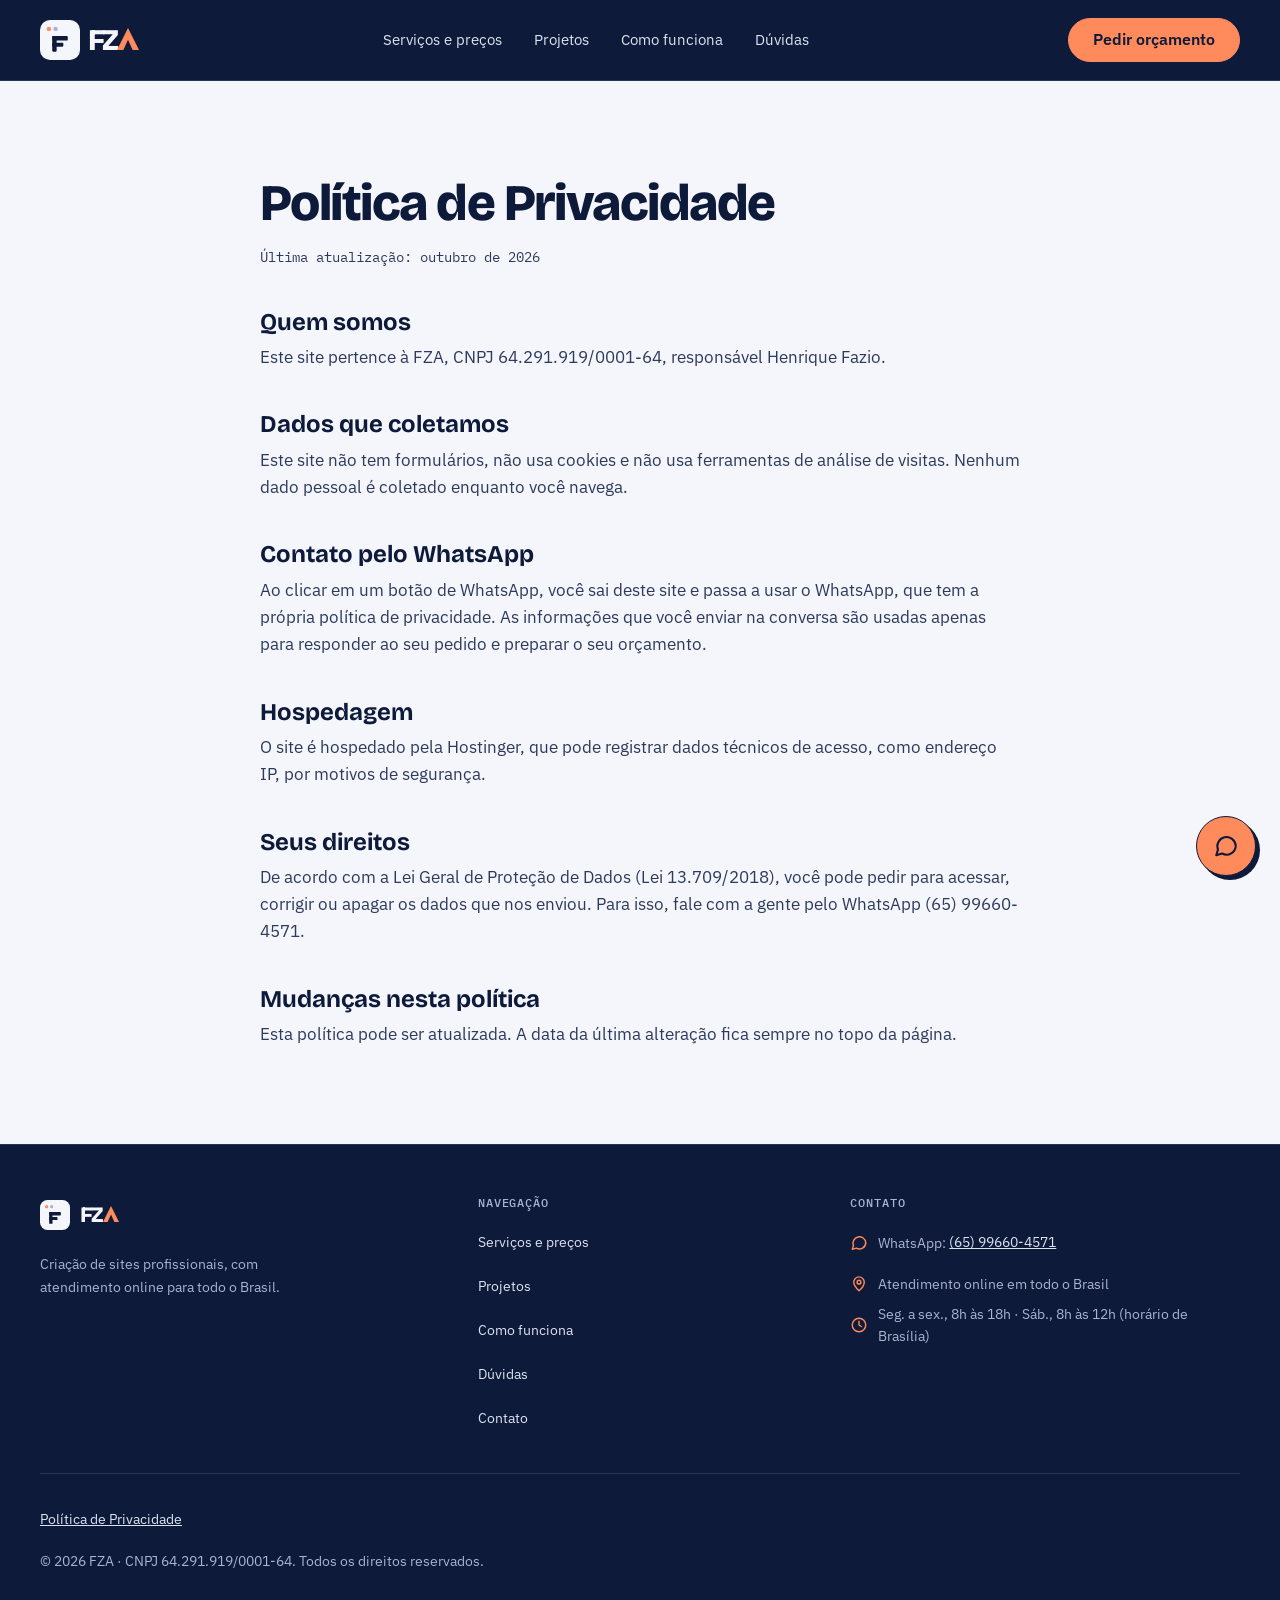
<file: privacidade.html>
<!doctype html>
<html lang="pt-BR">
<head>
<meta charset="utf-8">
<meta name="viewport" content="width=device-width, initial-scale=1">
<title>Política de Privacidade | FZA</title>
<meta name="description" content="Política de Privacidade do site da FZA: quais dados são tratados, contato pelo WhatsApp, hospedagem e seus direitos pela LGPD.">
<link rel="canonical" href="https://fzasites.com.br/privacidade.html">
<meta name="robots" content="noindex, follow">
<meta name="theme-color" content="#0E1A3A">
<link rel="icon" href="/assets/img/favicon.svg" type="image/svg+xml">
<link rel="icon" href="/assets/img/favicon.png" type="image/png" sizes="48x48">
<link rel="apple-touch-icon" href="/assets/img/apple-touch-icon.png">

<link rel="preload" href="/assets/fonts/bricolage-grotesque-latin.woff2" as="font" type="font/woff2" crossorigin>
<link rel="stylesheet" href="/assets/css/style.css?v=2026103001">
<script src="/assets/js/main.js?v=2026103001" defer></script>
</head>
<body>

<header class="cabecalho">
  <div class="container cabecalho-inner">
    <a class="logo" href="/" aria-label="FZA, voltar ao início">
      <svg class="logo-simbolo" width="40" height="40" viewBox="0 0 72 72" aria-hidden="true"><rect width="72" height="72" rx="18" fill="#F4F6FB"/><circle cx="16" cy="16" r="4" fill="#FF8A5B"/><circle cx="28" cy="16" r="4" fill="#A9B4D0"/><rect x="22" y="29" width="8" height="28" rx="1.5" fill="#0E1A3A"/><rect x="22" y="29" width="28" height="8" rx="1.5" fill="#0E1A3A"/><rect x="22" y="41" width="20" height="7" rx="1.5" fill="#0E1A3A"/></svg>
      <span class="logo-texto" aria-hidden="true"><span class="logo-fz">FZ</span><svg class="logo-a" width="22" height="22" viewBox="0 0 52 52"><path d="M26 0 L52 52 L37 52 L26 28 L15 52 L0 52 Z" fill="#FF8A5B"/></svg></span>
    </a>

    <nav class="menu-desktop" aria-label="Menu principal">
      <a href="/#servicos">Serviços e preços</a>
      <a href="/#projetos">Projetos</a>
      <a href="/#como-funciona">Como funciona</a>
      <a href="/#duvidas">Dúvidas</a>
      <a class="btn btn-primario btn-pequeno" href="https://wa.me/5565996604571?text=Ol%C3%A1%2C%20Henrique!%20Vim%20pelo%20site%20da%20FZA%20e%20quero%20um%20or%C3%A7amento." target="_blank" rel="noopener">Pedir orçamento</a>
    </nav>

    <details class="menu-mobile">
      <summary aria-label="Abrir menu">
        <svg class="icone-abrir" viewBox="0 0 24 24" aria-hidden="true" fill="none" stroke="currentColor" stroke-width="2" stroke-linecap="round"><path d="M4 7h16M4 12h16M4 17h16"/></svg>
        <svg class="icone-fechar" viewBox="0 0 24 24" aria-hidden="true" fill="none" stroke="currentColor" stroke-width="2" stroke-linecap="round"><path d="M6 6l12 12M18 6L6 18"/></svg>
      </summary>
      <nav class="menu-mobile-painel" aria-label="Menu principal (celular)">
        <a href="/#servicos">Serviços e preços</a>
        <a href="/#projetos">Projetos</a>
        <a href="/#como-funciona">Como funciona</a>
        <a href="/#duvidas">Dúvidas</a>
        <a class="btn btn-primario" href="https://wa.me/5565996604571?text=Ol%C3%A1%2C%20Henrique!%20Vim%20pelo%20site%20da%20FZA%20e%20quero%20um%20or%C3%A7amento." target="_blank" rel="noopener">Pedir orçamento</a>
      </nav>
    </details>
  </div>
</header>

<main class="container pagina-texto secao-clara">
  <h1>Política de Privacidade</h1>
  <p class="pagina-atualizacao">Última atualização: outubro de 2026</p>

  <h2>Quem somos</h2>
  <p>Este site pertence à FZA, CNPJ 64.291.919/0001-64, responsável Henrique Fazio.</p>

  <h2>Dados que coletamos</h2>
  <p>Este site não tem formulários, não usa cookies e não usa ferramentas de análise de visitas. Nenhum dado pessoal é coletado enquanto você navega.</p>

  <h2>Contato pelo WhatsApp</h2>
  <p>Ao clicar em um botão de WhatsApp, você sai deste site e passa a usar o WhatsApp, que tem a própria política de privacidade. As informações que você enviar na conversa são usadas apenas para responder ao seu pedido e preparar o seu orçamento.</p>

  <h2>Hospedagem</h2>
  <p>O site é hospedado pela Hostinger, que pode registrar dados técnicos de acesso, como endereço IP, por motivos de segurança.</p>

  <h2>Seus direitos</h2>
  <p>De acordo com a Lei Geral de Proteção de Dados (Lei 13.709/2018), você pode pedir para acessar, corrigir ou apagar os dados que nos enviou. Para isso, fale com a gente pelo WhatsApp (65) 99660-4571.</p>

  <h2>Mudanças nesta política</h2>
  <p>Esta política pode ser atualizada. A data da última alteração fica sempre no topo da página.</p>

  <a class="whatsapp-flutuante" href="https://wa.me/5565996604571?text=Ol%C3%A1%2C%20Henrique!%20Vim%20pelo%20site%20da%20FZA%20e%20quero%20um%20or%C3%A7amento." target="_blank" rel="noopener" aria-label="Chamar no WhatsApp">
    <svg viewBox="0 0 24 24" aria-hidden="true" fill="none" stroke="currentColor" stroke-width="1.9" stroke-linecap="round" stroke-linejoin="round"><path d="M21 11.5a8.5 8.5 0 0 1-12.6 7.4L3 20.5l1.6-5.2A8.5 8.5 0 1 1 21 11.5z"/></svg>
  </a>
</main>

<footer class="rodape">
  <div class="container">
    <div class="rodape-grid">
      <div class="rodape-marca">
        <a class="logo" href="/" aria-label="FZA, voltar ao início">
          <svg class="logo-simbolo" width="30" height="30" viewBox="0 0 72 72" aria-hidden="true"><rect width="72" height="72" rx="18" fill="#F4F6FB"/><circle cx="16" cy="16" r="4" fill="#FF8A5B"/><circle cx="28" cy="16" r="4" fill="#A9B4D0"/><rect x="22" y="29" width="8" height="28" rx="1.5" fill="#0E1A3A"/><rect x="22" y="29" width="28" height="8" rx="1.5" fill="#0E1A3A"/><rect x="22" y="41" width="20" height="7" rx="1.5" fill="#0E1A3A"/></svg>
          <span class="logo-texto" aria-hidden="true"><span class="logo-fz">FZ</span><svg class="logo-a" width="16" height="16" viewBox="0 0 52 52"><path d="M26 0 L52 52 L37 52 L26 28 L15 52 L0 52 Z" fill="#FF8A5B"/></svg></span>
        </a>
        <p>Criação de sites profissionais, com atendimento online para todo o Brasil.</p>
      </div>
      <nav class="rodape-nav" aria-label="Navegação do rodapé">
        <p class="rodape-titulo">Navegação</p>
        <ul>
          <li><a href="/#servicos">Serviços e preços</a></li>
          <li><a href="/#projetos">Projetos</a></li>
          <li><a href="/#como-funciona">Como funciona</a></li>
          <li><a href="/#duvidas">Dúvidas</a></li>
          <li><a href="/#contato">Contato</a></li>
        </ul>
      </nav>
      <div class="rodape-contato">
        <p class="rodape-titulo">Contato</p>
        <ul>
          <li><svg class="rodape-icone" viewBox="0 0 24 24" aria-hidden="true" fill="none" stroke="currentColor" stroke-width="1.9" stroke-linecap="round" stroke-linejoin="round"><path d="M21 11.5a8.5 8.5 0 0 1-12.6 7.4L3 20.5l1.6-5.2A8.5 8.5 0 1 1 21 11.5z"/></svg><span>WhatsApp: <a href="https://wa.me/5565996604571?text=Ol%C3%A1%2C%20Henrique!%20Vim%20pelo%20site%20da%20FZA%20e%20quero%20um%20or%C3%A7amento." target="_blank" rel="noopener">(65) 99660-4571</a></span></li>
          <li><svg class="rodape-icone" viewBox="0 0 24 24" aria-hidden="true" fill="none" stroke="currentColor" stroke-width="1.9" stroke-linecap="round" stroke-linejoin="round"><path d="M12 21s-7-6.2-7-11.5a7 7 0 0 1 14 0C19 14.8 12 21 12 21z"/><circle cx="12" cy="9.5" r="2.5"/></svg><span>Atendimento online em todo o Brasil</span></li>
          <li><svg class="rodape-icone" viewBox="0 0 24 24" aria-hidden="true" fill="none" stroke="currentColor" stroke-width="1.9" stroke-linecap="round" stroke-linejoin="round"><circle cx="12" cy="12" r="9"/><path d="M12 7v5l3 2"/></svg><span>Seg. a sex., 8h às 18h · Sáb., 8h às 12h (horário de Brasília)</span></li>
        </ul>
      </div>
    </div>
    <div class="rodape-base">
      <a href="/privacidade.html" aria-current="page">Política de Privacidade</a>
      <p>© 2026 FZA · CNPJ 64.291.919/0001-64. Todos os direitos reservados.</p>
    </div>
  </div>
</footer>
</body>
</html>
</file>
<file: assets/css/style.css>
/* ==========================================================
   FZA — fzasites.com.br
   Mobile-first. Fontes hospedadas no próprio site (assets/fonts).
   ========================================================== */

/* ---------- Fontes (subconjunto latin) ---------- */
/* Bricolage Grotesque e IBM Plex Sans são variáveis: um arquivo cobre todos os pesos */
@font-face {
  font-family: "Bricolage Grotesque";
  font-style: normal;
  font-weight: 500 800;
  font-display: swap;
  src: url("../fonts/bricolage-grotesque-latin.woff2") format("woff2");
  unicode-range: U+0000-00FF, U+0131, U+0152-0153, U+02BB-02BC, U+02C6, U+02DA, U+02DC, U+0304, U+0308, U+0329, U+2000-206F, U+20AC, U+2122, U+2191, U+2193, U+2212, U+2215, U+FEFF, U+FFFD;
}
@font-face {
  font-family: "IBM Plex Sans";
  font-style: normal;
  font-weight: 400 600;
  font-display: swap;
  src: url("../fonts/ibm-plex-sans-latin.woff2") format("woff2");
  unicode-range: U+0000-00FF, U+0131, U+0152-0153, U+02BB-02BC, U+02C6, U+02DA, U+02DC, U+0304, U+0308, U+0329, U+2000-206F, U+20AC, U+2122, U+2191, U+2193, U+2212, U+2215, U+FEFF, U+FFFD;
}
@font-face {
  font-family: "IBM Plex Mono";
  font-style: normal;
  font-weight: 400;
  font-display: swap;
  src: url("../fonts/ibm-plex-mono-400-latin.woff2") format("woff2");
  unicode-range: U+0000-00FF, U+0131, U+0152-0153, U+02BB-02BC, U+02C6, U+02DA, U+02DC, U+0304, U+0308, U+0329, U+2000-206F, U+20AC, U+2122, U+2191, U+2193, U+2212, U+2215, U+FEFF, U+FFFD;
}
@font-face {
  font-family: "IBM Plex Mono";
  font-style: normal;
  font-weight: 500;
  font-display: swap;
  src: url("../fonts/ibm-plex-mono-500-latin.woff2") format("woff2");
  unicode-range: U+0000-00FF, U+0131, U+0152-0153, U+02BB-02BC, U+02C6, U+02DA, U+02DC, U+0304, U+0308, U+0329, U+2000-206F, U+20AC, U+2122, U+2191, U+2193, U+2212, U+2215, U+FEFF, U+FFFD;
}

/* ---------- Tokens ---------- */
:root {
  /* Paleta */
  --primaria: #0E1A3A;
  --secundaria: #FF8A5B;
  --fundo: #F4F6FB;
  --texto: #0E1A3A;
  --destaque: #E8EDF7;
  --branco: #FFFFFF;
  --texto-suave: #4A5573;
  --texto-apoio: #2E3A5C;
  --texto-sobre-escuro: #A9B4D0;
  --texto-claro: #DCE3F0;
  --linha: #D3DAE8;
  --linha-forte: #BFC8DA;
  --linha-escura: #26355E;

  /* Espaçamento (múltiplos de 8) */
  --esp-1: 8px;
  --esp-2: 16px;
  --esp-3: 24px;
  --esp-4: 32px;
  --esp-5: 40px;
  --esp-6: 48px;
  --esp-8: 64px;
  --esp-12: 96px;

  /* Tipografia */
  --fonte-titulo: "Bricolage Grotesque", system-ui, sans-serif;
  --fonte-texto: "IBM Plex Sans", system-ui, -apple-system, "Segoe UI", Roboto, sans-serif;
  --fonte-mono: "IBM Plex Mono", ui-monospace, Consolas, Menlo, monospace;
  --fonte-xs: 14px;
  --fonte-base: 16px;
  --fonte-md: 18px;
  --fonte-lg: 24px;
  --fonte-xl: 32px;
  --fonte-2xl: clamp(32px, 4vw, 52px);
  --fonte-3xl: clamp(40px, 5.4vw, 76px);
  --lh-texto: 1.6;
  --lh-titulo: 1.15;
  --lh-display: 1.04;

  /* Formas */
  --raio-md: 16px;
  --raio-card: 20px;
  --raio-lg: 24px;
  --raio-pill: 999px;
  --borda: 1.5px solid var(--primaria);

  /* Layout */
  --altura-header: 64px;
  --secao-y: var(--esp-8);
}
@media (min-width: 768px) {
  :root { --secao-y: var(--esp-12); }
}
@media (min-width: 1024px) {
  :root { --altura-header: 80px; }
}

/* ---------- Base ---------- */
*, *::before, *::after { box-sizing: border-box; }
html { scroll-behavior: smooth; -webkit-text-size-adjust: 100%; }
body {
  margin: 0;
  background: var(--fundo);
  color: var(--texto);
  font-family: var(--fonte-texto);
  font-size: var(--fonte-base);
  line-height: var(--lh-texto);
}
@media (min-width: 1024px) { body { font-size: 17px; } }
h1, h2, h3, p, ul, ol { margin: 0; }
ul, ol { padding: 0; list-style: none; }
img, svg { display: block; max-width: 100%; }
a { color: var(--texto); }
strong { font-weight: 600; }
section[id], article[id] { scroll-margin-top: calc(var(--altura-header) + var(--esp-2)); }

.container { width: min(1200px, calc(100% - var(--esp-4))); margin-inline: auto; }
@media (min-width: 768px) {
  .container { width: min(1200px, calc(100% - var(--esp-6))); }
}

/* Foco: coral sobre fundos escuros, azul-noite sobre fundos claros */
a:focus-visible, button:focus-visible, summary:focus-visible {
  outline: 3px solid var(--secundaria);
  outline-offset: 3px;
}
.secao-clara a:focus-visible, .secao-clara summary:focus-visible {
  outline-color: var(--primaria);
}

@media (prefers-reduced-motion: reduce) {
  html { scroll-behavior: auto; }
  *, *::before, *::after { transition: none !important; }
}

/* ---------- Botões ---------- */
.btn {
  display: inline-flex; align-items: center; justify-content: center; gap: var(--esp-1);
  min-height: 48px; padding: 0 var(--esp-3);
  border: 1.5px solid transparent; border-radius: var(--raio-pill);
  font-family: var(--fonte-texto); font-size: var(--fonte-base); font-weight: 600; line-height: 1.2;
  text-align: center; text-decoration: none;
  transition: transform .15s ease;
}
.btn:hover { transform: translateY(-2px); }
.btn svg { width: 20px; height: 20px; flex: none; }
.btn-primario, .btn-primario:hover { background: var(--secundaria); border-color: var(--secundaria); color: var(--primaria); }
.btn-escuro, .btn-escuro:hover { background: var(--primaria); border-color: var(--primaria); color: var(--fundo); }
.btn-contorno, .btn-contorno:hover { background: transparent; border-color: var(--primaria); color: var(--primaria); }
.btn-contorno-claro, .btn-contorno-claro:hover { background: transparent; border-color: var(--fundo); color: var(--fundo); }
.btn-grande { min-height: 54px; padding: 0 var(--esp-3); font-size: var(--fonte-md); }
.btn-pequeno { min-height: 44px; padding: 0 var(--esp-3); }
@media (max-width: 767px) { .btn-grande { white-space: nowrap; } }
@media (max-width: 380px) { .hero-botoes .btn-grande { font-size: 16px; padding-inline: 16px; } }

/* ---------- Logo ---------- */
.logo {
  display: inline-flex; align-items: center; gap: 10px;
  min-height: 44px; color: var(--fundo); text-decoration: none;
}
.logo-simbolo { width: 34px; height: 34px; flex: none; }
.logo-texto { display: flex; align-items: baseline; gap: 1px; }
.logo-fz {
  font-family: var(--fonte-titulo); font-weight: 800; font-size: 26px;
  line-height: 1; letter-spacing: -0.1em; color: var(--fundo);
}
.logo-a { width: 19px; height: 19px; }
@media (min-width: 1024px) {
  .cabecalho .logo { gap: var(--esp-1); }
  .cabecalho .logo-simbolo { width: 40px; height: 40px; }
  .cabecalho .logo-fz { font-size: 30px; }
  .cabecalho .logo-a { width: 22px; height: 22px; }
}

/* ---------- Cabeçalho ---------- */
.cabecalho {
  position: sticky; top: 0; z-index: 50;
  background: var(--primaria); color: var(--fundo);
  border-bottom: 1px solid var(--linha-escura);
}
.cabecalho-inner {
  min-height: var(--altura-header);
  display: flex; align-items: center; justify-content: space-between; gap: var(--esp-2);
}
.menu-desktop { display: none; }
.menu-desktop a:not(.btn), .menu-mobile-painel a:not(.btn) {
  display: inline-flex; align-items: center; min-height: 44px;
  color: var(--texto-claro); text-decoration: none;
}
.menu-desktop a:not(.btn):hover, .menu-mobile-painel a:not(.btn):hover { color: var(--branco); }
.menu-desktop a:not(.btn) { font-size: 15px; }

.menu-mobile summary {
  width: 44px; height: 44px; display: flex; align-items: center; justify-content: center;
  border: 1.5px solid var(--fundo); border-radius: var(--raio-pill);
  color: var(--fundo); cursor: pointer; list-style: none;
}
.menu-mobile summary::-webkit-details-marker { display: none; }
.menu-mobile summary svg { width: 20px; height: 20px; }
.menu-mobile .icone-fechar, .menu-mobile[open] .icone-abrir { display: none; }
.menu-mobile[open] .icone-fechar { display: block; }
.menu-mobile-painel {
  position: absolute; left: 0; right: 0; top: 100%;
  background: var(--primaria); border-bottom: 1px solid var(--linha-escura);
  padding: var(--esp-1) var(--esp-2) var(--esp-3);
  display: flex; flex-direction: column;
}
.menu-mobile-painel a:not(.btn) {
  min-height: 48px; border-bottom: 1px solid var(--linha-escura); font-size: var(--fonte-md);
}
.menu-mobile-painel .btn { margin-top: var(--esp-2); }

@media (min-width: 1024px) {
  /* Links no meio do espaço entre a logo e o botão */
  .menu-desktop { flex: 1; display: flex; align-items: center; gap: 32px; }
  .menu-desktop a:not(.btn):first-child, .menu-desktop .btn { margin-left: auto; }
  .menu-mobile { display: none; }

  /* Hover: linha coral que cresce do centro embaixo do link */
  .menu-desktop a:not(.btn) { position: relative; }
  .menu-desktop a:not(.btn)::after {
    content: ""; position: absolute; left: 0; right: 0; bottom: 8px; height: 2px;
    background: var(--secundaria); border-radius: 2px;
    transform: scaleX(0); transition: transform .2s ease;
  }
  .menu-desktop a:not(.btn):hover::after, .menu-desktop a:not(.btn):focus-visible::after { transform: scaleX(1); }
}

/* ---------- Topo (hero) ---------- */
.hero { background: var(--primaria); color: var(--fundo); }
.hero-inner { padding-block: var(--esp-5) var(--esp-8); display: grid; gap: var(--esp-6); align-items: center; }
.hero-texto { display: flex; flex-direction: column; gap: var(--esp-3); min-width: 0; }
.hero h1 {
  font-family: var(--fonte-mono); font-size: var(--fonte-xs); font-weight: 400;
  line-height: var(--lh-texto); color: var(--texto-sobre-escuro);
}
.hero-destaque {
  font-family: var(--fonte-titulo); font-weight: 800; font-size: var(--fonte-3xl);
  line-height: 1.02; letter-spacing: -0.035em;
}
.hero-destaque span { color: var(--secundaria); }
.hero-sub { max-width: 560px; font-size: var(--fonte-md); color: var(--texto-sobre-escuro); }
.hero-botoes { display: flex; flex-direction: column; gap: 12px; }
.hero-confianca { display: flex; flex-direction: column; gap: var(--esp-1); font-size: 15px; color: var(--texto-claro); }
.hero-confianca li { display: flex; align-items: center; gap: var(--esp-1); }
.hero-confianca svg { width: 18px; height: 18px; flex: none; }
.hero-ilustracao { display: none; }
@media (min-width: 600px) {
  .hero-botoes { flex-direction: row; flex-wrap: wrap; }
  .hero-confianca { flex-direction: row; flex-wrap: wrap; column-gap: 26px; }
}
@media (min-width: 1024px) {
  .hero-inner { grid-template-columns: minmax(0, 1.05fr) minmax(0, 1fr); gap: 56px; padding-block: 72px 104px; }
  .hero-sub { font-size: 20px; }
  .hero-ilustracao { display: block; position: relative; height: 470px; }
}

/* Ilustração decorativa */
.hero-ilustracao span { display: block; }
.mock-navegador {
  position: absolute; left: 0; top: 0; right: 70px; height: 380px;
  background: var(--branco); border: var(--borda); border-radius: var(--raio-md);
  overflow: hidden; box-shadow: 12px 12px 0 var(--secundaria);
}
.mock-barra { height: 42px; padding: 0 var(--esp-2); border-bottom: var(--borda); display: flex; align-items: center; gap: 7px; }
.hero-ilustracao .mock-bolinha { width: 10px; height: 10px; border-radius: 50%; border: 1.5px solid var(--primaria); }
.hero-ilustracao .mock-url {
  margin-left: 14px; padding: 3px 14px; border-radius: var(--raio-pill); background: var(--destaque);
  font-family: var(--fonte-mono); font-size: 12px; line-height: 1.4; color: var(--texto-apoio);
}
.mock-tela { padding: var(--esp-3) 26px; display: flex; flex-direction: column; gap: 14px; }
.mock-topo { display: flex; justify-content: space-between; align-items: center; }
.hero-ilustracao .mock-logo { width: 74px; height: 12px; border-radius: 4px; background: var(--primaria); }
.hero-ilustracao .mock-menu { display: flex; gap: 10px; }
.hero-ilustracao .mock-menu span { width: 36px; height: 6px; border-radius: 3px; background: var(--linha-forte); }
.hero-ilustracao .mock-titulo { width: 78%; height: 20px; border-radius: 5px; background: var(--primaria); }
.hero-ilustracao .mock-titulo:first-of-type { margin-top: 14px; }
.hero-ilustracao .mock-titulo--curto { width: 56%; }
.hero-ilustracao .mock-texto { width: 70%; height: 8px; border-radius: 4px; background: var(--linha-forte); }
.hero-ilustracao .mock-texto--curto { width: 50%; }
.hero-ilustracao .mock-botao { margin-top: 4px; width: 140px; height: 34px; border-radius: var(--raio-pill); background: var(--secundaria); border: var(--borda); }
.hero-ilustracao .mock-blocos { margin-top: var(--esp-1); display: grid; grid-template-columns: repeat(3, minmax(0, 1fr)); gap: 10px; }
.hero-ilustracao .mock-blocos span { height: 64px; border-radius: 8px; background: var(--destaque); }
.mock-celular { position: absolute; right: 0; bottom: 0; width: 172px; height: 330px; padding: var(--esp-1); background: #33477D; border-radius: 30px; }
.mock-celular-tela {
  position: relative; height: 100%; padding: 22px 14px;
  background: var(--branco); border-radius: 23px;
  display: flex; flex-direction: column; gap: 9px;
}
.hero-ilustracao .mc-logo { width: 46px; height: 8px; border-radius: 3px; background: var(--primaria); }
.hero-ilustracao .mc-titulo { width: 92%; height: 13px; border-radius: 4px; background: var(--primaria); }
.hero-ilustracao .mc-titulo:first-of-type { margin-top: 10px; }
.hero-ilustracao .mc-titulo--curto { width: 70%; }
.hero-ilustracao .mc-texto { width: 84%; height: 6px; border-radius: 3px; background: var(--linha-forte); }
.hero-ilustracao .mc-texto--curto { width: 60%; }
.hero-ilustracao .mc-botao { margin-top: 4px; width: 92px; height: 24px; border-radius: var(--raio-pill); background: var(--secundaria); border: var(--borda); }
.hero-ilustracao .mc-bloco { height: 54px; border-radius: 8px; background: var(--destaque); }
.hero-ilustracao .mc-bloco:first-of-type { margin-top: 6px; }
.hero-ilustracao .mc-fab { position: absolute; right: 12px; bottom: 14px; width: 38px; height: 38px; border-radius: 50%; background: var(--secundaria); border: var(--borda); }
.mock-google {
  position: absolute; left: 22px; bottom: 6px; width: 290px; padding: 14px var(--esp-2);
  background: var(--branco); border: var(--borda); border-radius: 12px;
  display: flex; flex-direction: column; gap: 6px; color: var(--texto);
}
.hero-ilustracao .mg-url { font-family: var(--fonte-mono); font-size: 11px; line-height: 1.4; color: var(--texto-suave); }
.hero-ilustracao .mg-titulo { font-size: 15px; font-weight: 600; line-height: 1.3; color: #2F4BE0; }
.hero-ilustracao .mg-linha { width: 92%; height: 6px; border-radius: 3px; background: var(--linha); }
.hero-ilustracao .mg-linha--curta { width: 70%; }

/* Celular: ilustração reduzida abaixo dos itens de confiança */
@media (max-width: 767px) {
  .hero-inner { gap: 36px; }
  .hero-ilustracao { display: block; position: relative; width: 440px; height: 470px; zoom: 0.78; margin-inline: auto; }
  .hero-ilustracao span { display: block; }
}
@media (max-width: 380px) {
  .hero-ilustracao { zoom: 0.72; }
}

/* ---------- Seções (padrão) ---------- */
.secao { padding-block: var(--secao-y); }
.secao--borda { border-top: 1px solid var(--linha); }
.secao--faixa { background: var(--destaque); border-top: 1px solid var(--linha); border-bottom: 1px solid var(--linha); }
.secao-cabecalho {
  display: flex; flex-direction: column; gap: var(--esp-2);
  max-width: 760px; margin-bottom: var(--esp-5);
}
.rotulo { font-family: var(--fonte-mono); font-size: var(--fonte-xs); color: var(--texto-suave); }
.secao h2 {
  font-family: var(--fonte-titulo); font-weight: 800; font-size: var(--fonte-2xl);
  line-height: var(--lh-display); letter-spacing: -0.03em;
}
.secao-intro { font-size: var(--fonte-md); color: var(--texto-suave); }
@media (min-width: 1024px) { .secao-intro { font-size: 19px; } }
.secao-cta { margin-top: var(--esp-5); }
@media (max-width: 599px) {
  .secao-cta .btn, .sobre-conteudo .btn { width: 100%; }
}

/* ---------- Segmentos ---------- */
.segmentos { background: var(--destaque); border-top: 1px solid var(--linha); border-bottom: 1px solid var(--linha); }
.segmentos-inner {
  padding-block: 22px;
  display: flex; flex-wrap: wrap; align-items: center; gap: 12px 14px;
}
.segmentos .rotulo { margin-right: var(--esp-1); }
.segmentos-lista { display: flex; flex-wrap: wrap; gap: 12px 14px; }
.segmentos-lista li {
  padding: 7px 14px;
  border: 1px solid var(--linha-forte); border-radius: var(--raio-pill);
  background: var(--fundo); font-size: 15px; line-height: 1.4;
}

/* ---------- Serviços ---------- */
.servicos-grid { display: grid; gap: 20px; }
.servicos-dica { margin-bottom: 12px; font-family: var(--fonte-mono); font-size: var(--fonte-xs); color: var(--texto-suave); }
/* Celular: cards em fileira que desliza para o lado, encostando nas bordas da tela */
@media (max-width: 767px) {
  .servicos-grid {
    grid-auto-flow: column; grid-auto-columns: 85%; gap: 16px;
    overflow-x: auto; scroll-snap-type: x mandatory; overscroll-behavior-x: contain;
    margin-inline: calc(-1 * var(--esp-2)); padding-inline: var(--esp-2); scroll-padding-inline: var(--esp-2);
    scrollbar-width: none;
  }
  .servicos-grid::-webkit-scrollbar { display: none; }
  .servicos-grid:focus-visible { outline: 3px solid var(--primaria); outline-offset: -3px; }
  .card-servico { scroll-snap-align: start; }
}
@media (min-width: 768px) {
  .servicos-dica { display: none; }
  .servicos-grid { grid-template-columns: repeat(2, minmax(0, 1fr)); }
}
@media (min-width: 1024px) { .servicos-grid { grid-template-columns: repeat(3, minmax(0, 1fr)); } }

.card-servico {
  background: var(--branco); border: var(--borda); border-radius: var(--raio-card);
  padding: 22px;
  display: flex; flex-direction: column; gap: var(--esp-2);
}
@media (min-width: 768px) { .card-servico { padding: 30px; gap: 18px; } }
.card-servico--adicionais { background: var(--destaque); border-style: dashed; }
.card-numero { font-family: var(--fonte-mono); font-size: 13px; color: var(--texto-suave); }
.card-servico h3 {
  font-family: var(--fonte-titulo); font-weight: 700; font-size: var(--fonte-lg);
  line-height: var(--lh-titulo);
}
@media (min-width: 768px) { .card-servico h3 { font-size: 26px; } }
.card-subtitulo { font-weight: 600; margin-top: calc(-1 * var(--esp-1)); }
.card-descricao { color: var(--texto-suave); }
.card-preco {
  display: flex; flex-direction: column;
  padding-block: 14px;
  border-top: 1px solid var(--linha); border-bottom: 1px solid var(--linha);
}
.card-preco-rotulo { font-size: var(--fonte-xs); color: var(--texto-suave); }
.card-preco-valor {
  font-family: var(--fonte-titulo); font-weight: 800; font-size: 44px;
  line-height: 1; letter-spacing: -0.03em;
}
.card-preco-valor--texto { font-size: 34px; line-height: 1.1; }
@media (min-width: 768px) {
  .card-preco-valor { font-size: 52px; }
  .card-preco-valor--texto { font-size: 44px; }
}

.lista-check { display: flex; flex-direction: column; gap: 10px; }
.lista-check li { display: flex; align-items: flex-start; gap: 10px; }
.lista-check svg { width: 20px; height: 20px; flex: none; margin-top: 2px; }

.lista-adicionais li {
  display: flex; flex-direction: column;
  padding-block: 14px; border-top: 1px solid var(--linha-forte);
}
.lista-adicionais li:last-child { border-bottom: 1px solid var(--linha-forte); }
.lista-adicionais span { color: var(--texto-suave); font-size: 15px; }

.card-servico .btn { margin-top: auto; width: 100%; }

.painel-valor {
  margin-top: var(--esp-5);
  background: var(--primaria); color: var(--fundo);
  border-radius: var(--raio-lg); padding: var(--esp-3);
  display: flex; flex-direction: column; gap: var(--esp-3);
}
@media (min-width: 768px) { .painel-valor { padding: var(--esp-5); gap: 28px; } }
.painel-valor h3 {
  font-family: var(--fonte-titulo); font-weight: 700; font-size: var(--fonte-lg);
  line-height: var(--lh-titulo); letter-spacing: -0.02em;
}
@media (min-width: 768px) { .painel-valor h3 { font-size: 30px; } }
.painel-valor-grid { display: grid; gap: var(--esp-3); }
@media (min-width: 600px) { .painel-valor-grid { grid-template-columns: repeat(2, minmax(0, 1fr)); } }
@media (min-width: 1024px) { .painel-valor-grid { grid-template-columns: repeat(4, minmax(0, 1fr)); gap: 28px; } }
.painel-valor-grid li { display: flex; flex-direction: column; gap: var(--esp-1); }
.painel-numero { font-family: var(--fonte-mono); font-size: var(--fonte-xs); color: var(--secundaria); }
.painel-valor-grid strong { font-size: var(--fonte-md); }
.painel-valor-grid p, .painel-nota { color: var(--texto-sobre-escuro); }
.painel-nota { padding-top: 22px; border-top: 1px solid var(--linha-escura); font-size: 15px; }

/* ---------- Projetos ---------- */
.projetos-grid { display: grid; gap: 20px; }
@media (min-width: 768px) { .projetos-grid { grid-template-columns: repeat(2, minmax(0, 1fr)); } }
.card-projeto {
  background: var(--branco); border: var(--borda); border-radius: 18px;
  overflow: hidden; display: flex; flex-direction: column;
}
.projeto-thumb {
  height: 150px; padding: 20px;
  display: flex; flex-direction: column; gap: 9px;
  border-bottom: var(--borda);
}
@media (min-width: 768px) { .projeto-thumb { height: 190px; } }
.projeto-thumb--clara { background: #F6F3EE; --t-escuro: #3F4E3A; --t-botao: #C67B5C; --t-bloco: #DCE3D3; }
.projeto-thumb--aurora { background: #FBF5F1; --t-escuro: #3A2A26; --t-botao: #B9776A; --t-bloco: #F0E1D9; }
.thumb-logo { width: 54px; height: 8px; border-radius: 3px; background: var(--t-escuro); }
.thumb-titulo { width: 82%; height: 13px; border-radius: 4px; background: var(--t-escuro); }
.thumb-titulo:first-of-type { margin-top: 12px; }
.thumb-titulo--curto { width: 58%; }
.thumb-botao { margin-top: 4px; width: 86px; height: 22px; border-radius: var(--raio-pill); background: var(--t-botao); }
.thumb-blocos { display: none; }
@media (min-width: 768px) {
  .thumb-blocos { margin-top: auto; display: grid; grid-template-columns: repeat(3, minmax(0, 1fr)); gap: var(--esp-1); }
  .thumb-blocos span { height: 34px; border-radius: 5px; background: var(--t-bloco); }
}
.card-projeto-corpo { padding: 20px; display: flex; flex-direction: column; gap: var(--esp-1); flex: 1; }
.selo {
  align-self: flex-start; padding: 2px 10px;
  border: 1px solid var(--texto-suave); border-radius: var(--raio-pill);
  font-family: var(--fonte-mono); font-size: 12px; line-height: 1.6; color: var(--texto-apoio);
}
.card-projeto h3 {
  margin-top: 4px;
  font-family: var(--fonte-titulo); font-weight: 700; font-size: 21px; line-height: 1.2;
}
.projeto-segmento { color: var(--texto-suave); font-size: 15px; }
.projeto-tipo { font-size: 15px; }
.projeto-link { margin-top: 10px; justify-content: space-between; width: 100%; padding: 0 18px; }
.projeto-url { font-family: var(--fonte-mono); font-size: 12px; color: var(--texto-suave); }

/* ---------- Como funciona ---------- */
.passos { display: grid; gap: var(--esp-3); }
.passo {
  padding-top: 14px; border-top: 2px solid var(--primaria);
  display: grid; grid-template-columns: auto minmax(0, 1fr); column-gap: 14px; row-gap: 4px;
}
.passo-numero { grid-row: span 2; font-family: var(--fonte-mono); font-size: var(--fonte-xs); color: var(--texto-suave); padding-top: 2px; }
.passo h3 { font-size: var(--fonte-base); font-weight: 600; line-height: 1.35; }
.passo p { color: var(--texto-apoio); }
@media (min-width: 768px) {
  .passos { grid-template-columns: repeat(2, minmax(0, 1fr)); gap: 28px; }
  .passo { padding-top: 20px; display: flex; flex-direction: column; gap: 10px; }
  .passo h3 { font-family: var(--fonte-titulo); font-weight: 700; font-size: 22px; line-height: 1.2; }
}
@media (min-width: 1024px) { .passos { grid-template-columns: repeat(4, minmax(0, 1fr)); } }

/* ---------- Em todo site ---------- */
.diferenciais-inner { display: grid; gap: var(--esp-6); }
@media (min-width: 1024px) {
  .diferenciais-inner { grid-template-columns: minmax(0, 0.85fr) minmax(0, 1.15fr); gap: 56px; }
  .diferenciais-cta { grid-column: 1 / -1; }
}
.diferenciais-texto { display: flex; flex-direction: column; gap: var(--esp-3); }
.quadro-destaque {
  padding: var(--esp-3); background: var(--branco); border: var(--borda); border-radius: var(--raio-md);
  font-family: var(--fonte-titulo); font-weight: 500; font-size: 19px; line-height: 1.35;
}
@media (min-width: 768px) { .quadro-destaque { font-size: 22px; } }
.lista-diferenciais { display: grid; gap: 28px 32px; }
@media (min-width: 600px) { .lista-diferenciais { grid-template-columns: repeat(2, minmax(0, 1fr)); } }
@media (max-width: 599px) { .lista-diferenciais { grid-template-columns: repeat(2, minmax(0, 1fr)); gap: 24px 16px; } }
.lista-diferenciais li { display: flex; flex-direction: column; gap: var(--esp-1); }
.lista-diferenciais svg { width: 28px; height: 28px; }
.lista-diferenciais h3 { font-size: var(--fonte-md); font-weight: 600; line-height: var(--lh-titulo); }
.lista-diferenciais p { color: var(--texto-suave); }

/* ---------- Quem faz ---------- */
.sobre-inner { display: flex; flex-direction: column; gap: var(--esp-6); }
.sobre-foto {
  width: calc(100% - 10px); max-width: 380px; height: auto; aspect-ratio: 4 / 5; object-fit: cover;
  border-radius: 20px; border: 1.5px solid var(--primaria); box-shadow: 10px 10px 0 var(--secundaria);
}
@media (max-width: 767px) { .sobre-foto { aspect-ratio: 1 / 1; object-fit: cover; object-position: 60% 25%; } }
@media (min-width: 900px) {
  .sobre-inner { flex-direction: row; align-items: center; }
  .sobre-foto { flex: 0 1 380px; min-width: 0; }
  .sobre-conteudo { flex: 1 1 480px; min-width: 0; }
}
.sobre-conteudo { max-width: 760px; display: flex; flex-direction: column; gap: 22px; align-items: flex-start; }
.sobre-conteudo p:not(.rotulo) { font-size: var(--fonte-md); color: var(--texto-apoio); }
@media (min-width: 1024px) { .sobre-conteudo p:not(.rotulo) { font-size: 19px; } }

/* ---------- Dúvidas ---------- */
.container-estreito { width: min(880px, calc(100% - var(--esp-4))); margin-inline: auto; }
@media (min-width: 768px) { .container-estreito { width: min(880px, calc(100% - var(--esp-6))); } }
.faq-lista { border-top: var(--borda); }
.faq-item { border-bottom: var(--borda); }
.faq-item summary {
  min-height: 64px; padding: var(--esp-2) 4px;
  display: flex; align-items: center; justify-content: space-between; gap: var(--esp-2);
  cursor: pointer; list-style: none;
}
.faq-item summary::-webkit-details-marker { display: none; }
.faq-item h3 { font-size: var(--fonte-md); font-weight: 600; line-height: 1.3; }
@media (min-width: 768px) { .faq-item h3 { font-size: 19px; } }
.faq-icone { width: 22px; height: 22px; flex: none; transition: transform .2s ease; }
.faq-item[open] .faq-icone { transform: rotate(45deg); }
.faq-resposta { padding: 0 4px 22px; max-width: 680px; color: var(--texto-apoio); }
.faq-resposta a { color: var(--primaria); font-weight: 600; }
.faq-link { display: inline-flex; align-items: center; min-height: 44px; margin-top: 4px; }

/* ---------- Contato ---------- */
.contato { background: var(--primaria); color: var(--fundo); }
.contato-inner {
  padding-block: var(--esp-8);
  display: flex; flex-direction: column; align-items: flex-start; gap: 26px;
}
@media (min-width: 768px) { .contato-inner { padding-block: 104px; } }
.contato h2 {
  max-width: 900px;
  font-family: var(--fonte-titulo); font-weight: 800; font-size: clamp(36px, 5vw, 68px);
  line-height: 1.02; letter-spacing: -0.035em;
}
.contato-texto { max-width: 620px; font-size: var(--fonte-md); color: var(--texto-sobre-escuro); }
@media (min-width: 1024px) { .contato-texto { font-size: 20px; } }
.contato-info { display: flex; flex-direction: column; gap: var(--esp-2); font-family: var(--fonte-mono); font-size: var(--fonte-xs); color: var(--texto-sobre-escuro); }
.contato-info li { display: flex; align-items: center; gap: 10px; }
.contato-icone { width: 18px; height: 18px; flex: none; color: var(--secundaria); }
.contato-info a { color: inherit; text-underline-offset: 3px; }
.contato-info a:hover { color: var(--texto-claro); }
@media (max-width: 599px) { .contato .btn { width: 100%; } }

/* ---------- Rodapé ---------- */
.rodape {
  background: var(--primaria); color: var(--texto-sobre-escuro);
  border-top: 1px solid var(--linha-escura);
  padding-block: var(--esp-6) var(--esp-12);
  font-size: var(--fonte-xs);
}
@media (min-width: 768px) { .rodape { padding-block: var(--esp-6); } }
.rodape a { color: var(--texto-claro); }
.rodape-grid { display: grid; gap: var(--esp-4); }
@media (min-width: 768px) { .rodape-grid { grid-template-columns: 1.2fr 1fr 1.2fr; gap: var(--esp-6); } }
.rodape-marca { display: flex; flex-direction: column; gap: var(--esp-2); align-items: flex-start; }
.rodape-marca p { max-width: 300px; }
.rodape .logo-simbolo { width: 30px; height: 30px; }
.rodape .logo-fz { font-size: 22px; }
.rodape .logo-a { width: 16px; height: 16px; }
.rodape-titulo {
  margin-bottom: var(--esp-1);
  font-family: var(--fonte-mono); font-size: 12px; font-weight: 500;
  letter-spacing: .08em; text-transform: uppercase; color: var(--texto-sobre-escuro);
}
.rodape-nav ul { display: flex; flex-direction: column; }
@media (max-width: 767px) { .rodape-nav ul { display: grid; grid-template-columns: repeat(2, minmax(0, 1fr)); column-gap: 16px; } }
.rodape-nav a { display: inline-flex; align-items: center; min-height: 44px; text-decoration: none; }
.rodape-nav a:hover { color: var(--branco); text-decoration: underline; }
.rodape-contato ul { display: flex; flex-direction: column; gap: var(--esp-1); }
.rodape-contato li { display: flex; align-items: center; gap: 10px; }
.rodape-icone { width: 18px; height: 18px; flex: none; color: var(--secundaria); }
.rodape-contato a { display: inline-flex; align-items: center; min-height: 44px; }
.rodape-base {
  margin-top: var(--esp-4); padding-top: var(--esp-3);
  border-top: 1px solid var(--linha-escura);
  display: flex; flex-direction: column; align-items: flex-start; gap: var(--esp-1);
}
.rodape-base a { display: inline-flex; align-items: center; min-height: 44px; align-self: flex-start; text-decoration: underline; }

/* ---------- WhatsApp flutuante ---------- */
.whatsapp-flutuante {
  position: fixed; right: var(--esp-2); bottom: var(--esp-3); z-index: 40;
  width: 56px; height: 56px; border-radius: 50%;
  display: flex; align-items: center; justify-content: center;
  background: var(--secundaria); color: var(--primaria);
  border: var(--borda); box-shadow: 3px 3px 0 var(--primaria);
  transition: transform .15s ease, opacity .2s ease, visibility .2s ease;
}
.whatsapp-flutuante:hover { transform: translateY(-2px); }
/* Some quando já há um botão grande de WhatsApp na tela (classe aplicada pelo main.js) */
.whatsapp-flutuante.whatsapp-flutuante--oculto {
  opacity: 0; visibility: hidden; transform: translateY(8px);
  transition: transform .2s ease, opacity .2s ease, visibility .2s ease;
}
.whatsapp-flutuante svg { width: 24px; height: 24px; }
.whatsapp-flutuante:focus-visible { outline-color: var(--primaria); }
@media (min-width: 768px) {
  .whatsapp-flutuante { right: var(--esp-3); width: 60px; height: 60px; box-shadow: 4px 4px 0 var(--primaria); }
  .whatsapp-flutuante svg { width: 26px; height: 26px; }
}

/* ---------- Páginas internas (privacidade e 404) ---------- */
.pagina-texto { padding-block: var(--secao-y); max-width: 760px; }
.pagina-texto h1 {
  font-family: var(--fonte-titulo); font-weight: 800; font-size: var(--fonte-2xl);
  line-height: var(--lh-display); letter-spacing: -0.03em; margin-bottom: var(--esp-2);
}
.pagina-texto h2 {
  font-family: var(--fonte-titulo); font-weight: 700; font-size: var(--fonte-lg);
  line-height: var(--lh-titulo); margin: var(--esp-5) 0 var(--esp-1);
}
.pagina-texto p { color: var(--texto-apoio); }
.pagina-atualizacao { font-family: var(--fonte-mono); font-size: var(--fonte-xs); }

.pagina-404 {
  min-height: calc(100vh - var(--altura-header));
  display: flex; flex-direction: column; align-items: flex-start; justify-content: center; gap: var(--esp-3);
  padding-block: var(--esp-8);
}
.pagina-404 h1 {
  font-family: var(--fonte-titulo); font-weight: 800; font-size: var(--fonte-3xl);
  line-height: var(--lh-display); letter-spacing: -0.035em;
}
.pagina-404 p { font-size: var(--fonte-md); color: var(--texto-suave); }
</file>
